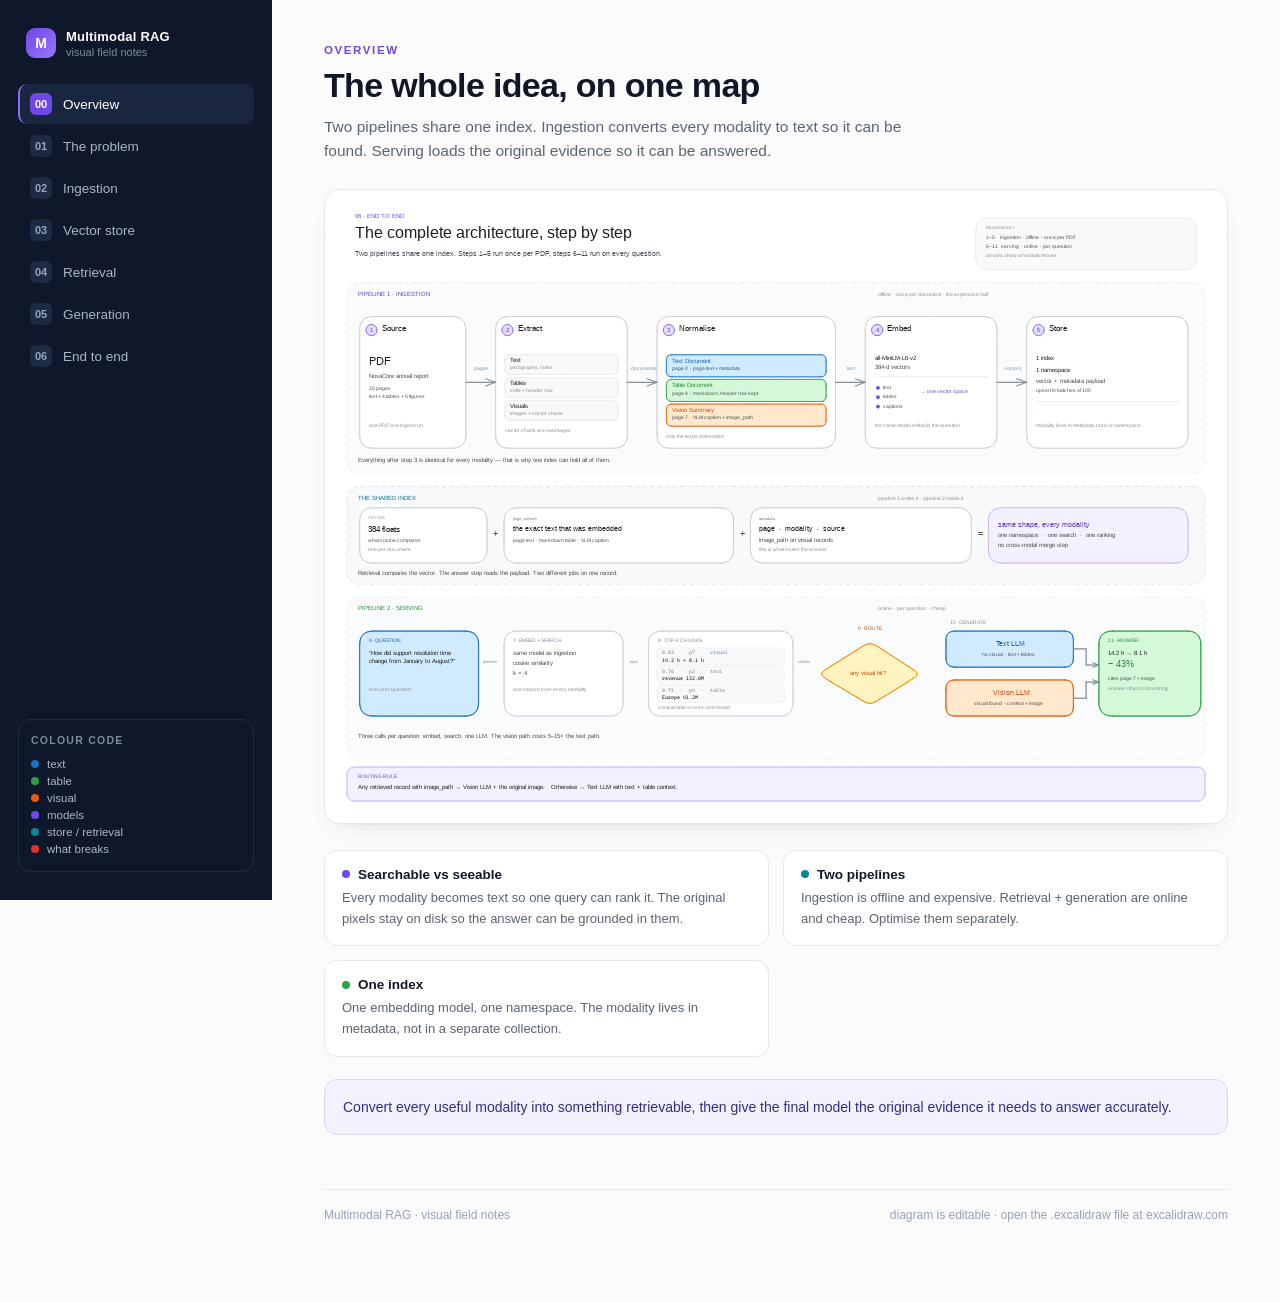
<file: multimodal-RAG/Docs/index.html>
<!DOCTYPE html>
<html lang="en">
<head>
<meta charset="utf-8">
<meta name="viewport" content="width=device-width, initial-scale=1">
<title>Multimodal RAG — Visual Notes</title>
<style>
  :root{
    --ink:#101828; --muted:#5b6472; --soft:#98a2b3;
    --line:#e6e8ec; --bg:#fbfbfc; --card:#ffffff;
    --purple:#7048e8; --blue:#1971c2; --green:#2f9e44;
    --orange:#e8590c; --cyan:#0c8599; --red:#e03131; --amber:#f08c00;
  }
  *{box-sizing:border-box}
  html,body{margin:0;padding:0}
  body{
    font-family:-apple-system,BlinkMacSystemFont,"Segoe UI",Inter,Roboto,Helvetica,Arial,sans-serif;
    color:var(--ink); background:var(--bg); -webkit-font-smoothing:antialiased;
    display:flex; min-height:100vh;
  }

  /* ---------- sidebar ---------- */
  aside{
    width:272px; flex:0 0 272px; background:#0f172a; color:#cbd5e1;
    position:sticky; top:0; height:100vh; padding:28px 18px;
    display:flex; flex-direction:column; gap:26px; overflow:auto;
  }
  .brand{display:flex; align-items:center; gap:10px; padding:0 8px}
  .brand-mark{
    width:30px;height:30px;border-radius:9px;background:linear-gradient(135deg,#7048e8,#9775fa);
    display:grid;place-items:center;color:#fff;font-weight:700;font-size:14px;
  }
  .brand-t{font-size:13px;font-weight:650;color:#fff;letter-spacing:.2px}
  .brand-s{font-size:11px;color:#7c8aa0;margin-top:2px}
  nav{display:flex;flex-direction:column;gap:2px}
  nav button{
    all:unset; cursor:pointer; display:flex; align-items:center; gap:11px;
    padding:9px 10px; border-radius:9px; font-size:13.5px; color:#aab6c8;
    border-left:2px solid transparent; transition:background .15s,color .15s;
  }
  nav button:hover{background:#182338; color:#e8eef8}
  nav button.active{background:#1a2540; color:#fff; border-left-color:#8b6cf5}
  nav .n{
    width:22px;height:22px;border-radius:6px;background:#1e2a44;color:#93a4bd;
    display:grid;place-items:center;font-size:11px;font-weight:600;flex:0 0 22px;
  }
  nav button.active .n{background:#7048e8;color:#fff}
  .legend{margin-top:auto; padding:14px 12px; border:1px solid #1f2b42; border-radius:12px}
  .legend h4{margin:0 0 9px; font-size:10.5px; letter-spacing:.12em; color:#7c8aa0; font-weight:600}
  .legend div{display:flex; align-items:center; gap:8px; font-size:11.5px; color:#aab6c8; padding:2.5px 0}
  .legend i{width:8px;height:8px;border-radius:50%;display:block}

  /* ---------- main ---------- */
  main{flex:1; min-width:0; padding:44px 52px 80px; max-width:1280px}
  .kicker{font-size:11.5px; font-weight:700; letter-spacing:.14em; text-transform:uppercase; margin-bottom:10px}
  h1{font-size:34px; line-height:1.15; letter-spacing:-.02em; margin:0 0 10px; font-weight:680}
  .sub{font-size:15.5px; color:var(--muted); margin:0 0 26px; max-width:70ch; line-height:1.55}

  .figure{
    background:var(--card); border:1px solid var(--line); border-radius:16px;
    padding:10px; box-shadow:0 1px 2px rgba(16,24,40,.04), 0 12px 28px -18px rgba(16,24,40,.18);
    cursor:zoom-in; position:relative; transition:box-shadow .2s, transform .2s;
  }
  .figure:hover{box-shadow:0 1px 2px rgba(16,24,40,.05), 0 20px 40px -22px rgba(16,24,40,.28)}
  .figure img{width:100%; height:auto; display:block; border-radius:9px}
  .zoom-hint{
    position:absolute; right:16px; bottom:16px; background:rgba(16,24,40,.82); color:#fff;
    font-size:11px; padding:5px 9px; border-radius:7px; opacity:0; transition:opacity .2s; pointer-events:none;
  }
  .figure:hover .zoom-hint{opacity:1}

  .grid{display:grid; grid-template-columns:repeat(2,minmax(0,1fr)); gap:14px; margin-top:26px}
  .grid.three{grid-template-columns:repeat(3,minmax(0,1fr))}
  .card{
    background:var(--card); border:1px solid var(--line); border-radius:13px; padding:16px 17px;
  }
  .card h3{margin:0 0 6px; font-size:13.5px; font-weight:650; display:flex; align-items:center; gap:8px}
  .card h3 i{width:8px;height:8px;border-radius:50%;display:block;flex:0 0 8px}
  .card p{margin:0; font-size:13px; line-height:1.6; color:var(--muted)}

  .callout{
    margin-top:22px; padding:16px 18px; border-radius:13px;
    background:#f4f1ff; border:1px solid #ddd2ff; font-size:14px; line-height:1.6; color:#312e81;
  }
  .callout b{font-weight:650}
  .callout.warn{background:#fff7ed; border-color:#fed7aa; color:#7c2d12}

  .steps{display:flex; flex-direction:column; gap:10px; margin-top:26px}
  .step{display:grid; grid-template-columns:30px 1fr auto; gap:14px; align-items:center;
        background:var(--card); border:1px solid var(--line); border-radius:12px; padding:13px 16px}
  .step .num{width:26px;height:26px;border-radius:8px;background:#f2f4f7;color:var(--muted);
             display:grid;place-items:center;font-size:12px;font-weight:650}
  .step .t{font-size:13.5px;font-weight:600}
  .step .d{font-size:12.5px;color:var(--muted);margin-top:2px}
  .step .tag{font-size:11px;color:var(--soft);white-space:nowrap}

  /* router demo */
  .router{margin-top:26px; background:var(--card); border:1px solid var(--line); border-radius:16px; padding:20px}
  .router h3{margin:0 0 4px; font-size:14px; font-weight:650}
  .router p.hint{margin:0 0 16px; font-size:12.5px; color:var(--muted)}
  .seg{display:inline-flex; background:#f2f4f7; border-radius:10px; padding:3px; gap:3px}
  .seg button{all:unset; cursor:pointer; font-size:12.5px; padding:7px 14px; border-radius:8px; color:var(--muted)}
  .seg button.on{background:#fff; color:var(--ink); box-shadow:0 1px 3px rgba(16,24,40,.12); font-weight:600}
  .route-row{display:grid; grid-template-columns:1fr 44px 1fr; gap:12px; align-items:center; margin-top:18px}
  .node{border:1px solid var(--line); border-radius:12px; padding:14px 16px; opacity:.35; transition:.2s; background:#fff}
  .node.on{opacity:1; border-color:#d0bfff; background:#faf8ff; box-shadow:0 8px 24px -16px rgba(112,72,232,.5)}
  .node .lbl{font-size:11px; color:var(--soft); letter-spacing:.08em; text-transform:uppercase; margin-bottom:5px}
  .node .nm{font-size:14px; font-weight:650}
  .node .ds{font-size:12px; color:var(--muted); margin-top:4px}
  .arrow{color:#c3cad6; text-align:center; font-size:18px}
  .route-out{margin-top:14px; font-size:13px; color:var(--muted)}
  .route-out b{color:var(--ink)}

  footer{margin-top:54px; padding-top:18px; border-top:1px solid var(--line); font-size:12px; color:var(--soft); display:flex; justify-content:space-between; gap:16px; flex-wrap:wrap}

  /* lightbox */
  .lb{position:fixed; inset:0; background:rgba(9,13,22,.92); display:none; z-index:50; overflow:hidden}
  .lb.open{display:block}
  .lb img{position:absolute; left:50%; top:50%; transform-origin:center; cursor:grab; user-select:none; max-width:none; background:#fff; border-radius:6px}
  .lb img.drag{cursor:grabbing}
  .lb-bar{position:absolute; top:16px; right:16px; display:flex; gap:8px; z-index:2}
  .lb-bar button{
    all:unset; cursor:pointer; width:34px;height:34px;border-radius:9px;background:rgba(255,255,255,.12);
    color:#fff; display:grid; place-items:center; font-size:15px; backdrop-filter:blur(6px);
  }
  .lb-bar button:hover{background:rgba(255,255,255,.22)}
  .lb-tip{position:absolute; bottom:18px; left:0; right:0; text-align:center; color:#8b96a8; font-size:11.5px}

  @media (max-width:980px){
    body{flex-direction:column}
    aside{width:auto; flex:none; height:auto; position:relative; padding:16px}
    nav{flex-direction:row; overflow:auto; gap:6px}
    nav button{white-space:nowrap; border-left:none; border-bottom:2px solid transparent}
    nav button.active{border-left:none; border-bottom-color:#8b6cf5}
    .legend{display:none}
    main{padding:28px 20px 60px}
    h1{font-size:26px}
    .grid,.grid.three{grid-template-columns:1fr}
    .route-row{grid-template-columns:1fr}
    .arrow{transform:rotate(90deg)}
  }
</style>
</head>
<body>

<aside>
  <div class="brand">
    <div class="brand-mark">M</div>
    <div>
      <div class="brand-t">Multimodal RAG</div>
      <div class="brand-s">visual field notes</div>
    </div>
  </div>
  <nav id="nav"></nav>
  <div class="legend">
    <h4>COLOUR CODE</h4>
    <div><i style="background:#1971c2"></i> text</div>
    <div><i style="background:#2f9e44"></i> table</div>
    <div><i style="background:#e8590c"></i> visual</div>
    <div><i style="background:#7048e8"></i> models</div>
    <div><i style="background:#0c8599"></i> store / retrieval</div>
    <div><i style="background:#e03131"></i> what breaks</div>
  </div>
</aside>

<main id="main"></main>

<div class="lb" id="lb">
  <div class="lb-bar">
    <button id="zo" title="Zoom out">−</button>
    <button id="zi" title="Zoom in">+</button>
    <button id="zr" title="Reset">⟲</button>
    <button id="zc" title="Close">✕</button>
  </div>
  <img id="lbimg" alt="">
  <div class="lb-tip">scroll to zoom · drag to pan · esc to close</div>
</div>

<script>
const SECTIONS = [
  {
    id: "overview", n: "00", kicker: "OVERVIEW", color: "#7048e8",
    title: "The whole idea, on one map",
    sub: "Two pipelines share one index. Ingestion converts every modality to text so it can be found. Serving loads the original evidence so it can be answered.",
    img: "diagrams/06-end-to-end.svg",
    cards: [
      ["#7048e8", "Searchable vs seeable", "Every modality becomes text so one query can rank it. The original pixels stay on disk so the answer can be grounded in them."],
      ["#0c8599", "Two pipelines", "Ingestion is offline and expensive. Retrieval + generation are online and cheap. Optimise them separately."],
      ["#2f9e44", "One index", "One embedding model, one namespace. The modality lives in metadata, not in a separate collection."]
    ],
    callout: "Convert every useful modality into something retrievable, then give the final model the original evidence it needs to answer accurately."
  },
  {
    id: "problem", n: "01", kicker: "THE PROBLEM", color: "#e03131",
    title: "A real PDF is not just text",
    sub: "Four modalities share the page. Text extraction keeps one of them — and the other three disappear without an error.",
    img: "diagrams/01-the-problem.svg",
    cards: [
      ["#1971c2", "Text survives", "Policies, summaries, notes: the full text comes out cleanly. Plain RAG is fine for this part."],
      ["#2f9e44", "Tables get flattened", "Cells are concatenated left to right, so headers, units and row/column relationships are lost."],
      ["#e8590c", "Images vanish", "Pixels are never read. A photo of a facility or a product cannot be retrieved by meaning."],
      ["#7048e8", "Charts vanish", "The answer is a point on a line. If it is not written in a paragraph, it does not exist for the index."]
    ],
    callout: "None of this throws an error. Ingestion succeeds, retrieval succeeds, and the model answers confidently from the wrong evidence.",
    warn: true
  },
  {
    id: "ingestion", n: "02", kicker: "INGESTION", color: "#7048e8",
    title: "Step 1 — the ingestion pipeline",
    sub: "One PDF in, three modality-aware documents out. Everything after normalisation is identical for every modality.",
    img: "diagrams/02-ingestion-pipeline.svg",
    steps: [
      ["1", "Extract", "Text blocks, tables and images, page by page", "PyMuPDF"],
      ["2", "Normalise", "Text stays text, tables become markdown, images become a VLM summary", "LangChain Document"],
      ["3", "Embed", "One text embedding model for all three", "MiniLM · 384-d"],
      ["4", "Store", "Vector + metadata in one namespace", "Pinecone"]
    ],
    cards: [
      ["#1971c2", "The summary is the index", "Only the VLM-written summary is embedded. The image itself is never vectorised."],
      ["#e8590c", "Keep the original", "The image path travels in metadata. Search the summary, answer with the pixels."],
      ["#e03131", "The vector-chart trap", "Charts are often vector drawings, not embedded images — a naive image pass silently misses them."]
    ],
    callout: "Metadata contract: source · page · modality · image_path. If modality or image_path is missing, the vision route silently never fires."
  },
  {
    id: "store", n: "03", kicker: "VECTOR STORE", color: "#0c8599",
    title: "What actually goes into Pinecone",
    sub: "Same embedding model, same namespace. What differs is only the text that was embedded.",
    img: "diagrams/03-vector-store.svg",
    cards: [
      ["#1971c2", "Text record", "The page's prose. Metadata: page, modality, source."],
      ["#2f9e44", "Table record", "The table as markdown, so the header stays attached to the cells."],
      ["#e8590c", "Visual record", "The factual summary + the image path. The path is what makes vision possible."],
      ["#0c8599", "One namespace", "One search ranks text, tables and charts together. Split only when modalities need different models."]
    ],
    callout: "A chart is not a photo. An image encoder matches “a line chart”; a factual text summary matches “revenue peaked in Q4”."
  },
  {
    id: "retrieval", n: "04", kicker: "RETRIEVAL", color: "#0c8599",
    title: "Step 2 — retrieval in action",
    sub: "The query never touches an image. It matches a summary, then the original is loaded.",
    img: "diagrams/04-retrieval.svg",
    cards: [
      ["#0c8599", "Match", "Question is embedded with the same model and compared to every record by cosine similarity."],
      ["#e8590c", "Inspect", "The hit carries modality and image path. That is the entire routing signal."],
      ["#f08c00", "Load", "For a visual hit, read the original image from disk. No pixels, no chart answer."],
      ["#2f9e44", "Answer", "The VLM reads values directly from the image; the text path answers from text and tables."]
    ],
    callout: "k = 4 beats k = 20. More context dilutes attention; retrieve a wide pool, rerank, then send only the top 4."
  },
  {
    id: "generation", n: "05", kicker: "GENERATION", color: "#7048e8",
    title: "Step 3 — keep routing simple",
    sub: "No graph framework. Check the metadata, pick a model, answer. Try it below.",
    img: "diagrams/05-generation-routing.svg",
    router: true,
    callout: "The presence of an image path is a perfect proxy for “this question may need pixels”. Routing decides what you send, not which vendor you call."
  },
  {
    id: "end", n: "06", kicker: "END TO END", color: "#2f9e44",
    title: "Build it in this order",
    sub: "Each stage is testable on its own, so failures stay local. Do not skip straight to the vision route.",
    img: "diagrams/06-end-to-end.svg",
    steps: [
      ["1", "PDF → text documents", "Print three documents and see real prose", "prove it"],
      ["2", "Text-only RAG, end to end", "Ask a question the text answers", "prove it"],
      ["3", "Tables → markdown", "Ask which region is highest", "prove it"],
      ["4", "Images → VLM summaries", "Ask a question only a figure answers", "prove it"],
      ["5", "Image path in metadata", "Retrieve the figure and open the file", "prove it"],
      ["6", "Vision route", "The answer quotes a number only in the chart", "prove it"]
    ],
    callout: "If plain text RAG does not work, multimodal will not fix it — it will hide it."
  }
];

const nav = document.getElementById("nav");
const main = document.getElementById("main");

SECTIONS.forEach((s, i) => {
  const b = document.createElement("button");
  b.innerHTML = `<span class="n">${s.n}</span><span>${s.kicker.charAt(0) + s.kicker.slice(1).toLowerCase()}</span>`;
  b.onclick = () => go(i);
  b.dataset.i = i;
  nav.appendChild(b);
});

function render(s) {
  let html = `
    <div class="kicker" style="color:${s.color}">${s.kicker}</div>
    <h1>${s.title}</h1>
    <p class="sub">${s.sub}</p>
    <div class="figure" data-src="${s.img}">
      <img src="${s.img}" alt="${s.title}">
      <span class="zoom-hint">click to zoom</span>
    </div>`;

  if (s.steps) {
    html += `<div class="steps">` + s.steps.map(([n, t, d, tag]) => `
      <div class="step">
        <div class="num">${n}</div>
        <div><div class="t">${t}</div><div class="d">${d}</div></div>
        <div class="tag">${tag}</div>
      </div>`).join("") + `</div>`;
  }

  if (s.router) {
    html += `
      <div class="router">
        <h3>Route simulator</h3>
        <p class="hint">What did retrieval return?</p>
        <div class="seg">
          <button data-mode="text" class="on">text + table only</button>
          <button data-mode="visual">a visual hit</button>
        </div>
        <div class="route-row">
          <div class="node on" id="ntext">
            <div class="lbl">route A</div>
            <div class="nm">Text LLM</div>
            <div class="ds">text + table context</div>
          </div>
          <div class="arrow">→</div>
          <div class="node" id="nvis">
            <div class="lbl">route B</div>
            <div class="nm">Vision LLM</div>
            <div class="ds">context + original images</div>
          </div>
        </div>
        <div class="route-out" id="rout"></div>
      </div>`;
  }

  if (s.cards) {
    html += `<div class="grid${s.cards.length === 4 ? "" : ""}">` + s.cards.map(([c, t, d]) => `
      <div class="card">
        <h3><i style="background:${c}"></i>${t}</h3>
        <p>${d}</p>
      </div>`).join("") + `</div>`;
  }

  if (s.callout) {
    html += `<div class="callout${s.warn ? " warn" : ""}">${s.callout}</div>`;
  }

  html += `<footer>
      <span>Multimodal RAG · visual field notes</span>
      <span>diagram is editable · open the .excalidraw file at excalidraw.com</span>
    </footer>`;

  main.innerHTML = html;

  main.querySelector(".figure").onclick = e => openLb(e.currentTarget.dataset.src);

  if (s.router) {
    const set = mode => {
      const vis = mode === "visual";
      document.getElementById("ntext").classList.toggle("on", !vis);
      document.getElementById("nvis").classList.toggle("on", vis);
      document.querySelectorAll(".seg button").forEach(b => b.classList.toggle("on", b.dataset.mode === mode));
      document.getElementById("rout").innerHTML = vis
        ? `<b>Vision path.</b> Load the original image from the hit's path and send it with the context. The answer may quote values that exist only in the chart.`
        : `<b>Text path.</b> Send text and markdown tables only. Cheaper, and correct whenever the evidence is written down.`;
    };
    document.querySelectorAll(".seg button").forEach(b => b.onclick = () => set(b.dataset.mode));
    set("text");
  }
}

let current = 0;
function go(i) {
  current = (i + SECTIONS.length) % SECTIONS.length;
  document.querySelectorAll("nav button").forEach((b, j) => b.classList.toggle("active", j === current));
  render(SECTIONS[current]);
  window.scrollTo({ top: 0, behavior: "smooth" });
}

/* lightbox */
const lb = document.getElementById("lb");
const lbimg = document.getElementById("lbimg");
let sc = 1, tx = 0, ty = 0, drag = null;

function apply() {
  lbimg.style.transform = `translate(-50%,-50%) translate(${tx}px,${ty}px) scale(${sc})`;
}
function openLb(src) {
  lbimg.src = src;
  sc = 1; tx = 0; ty = 0; apply();
  lb.classList.add("open");
}
function closeLb() { lb.classList.remove("open"); lbimg.src = ""; }

document.getElementById("zi").onclick = () => { sc = Math.min(6, sc * 1.25); apply(); };
document.getElementById("zo").onclick = () => { sc = Math.max(0.4, sc / 1.25); apply(); };
document.getElementById("zr").onclick = () => { sc = 1; tx = 0; ty = 0; apply(); };
document.getElementById("zc").onclick = closeLb;
lb.addEventListener("click", e => { if (e.target === lb) closeLb(); });

lb.addEventListener("wheel", e => {
  e.preventDefault();
  sc = Math.min(6, Math.max(0.4, sc * Math.exp(-e.deltaY * 0.0015)));
  apply();
}, { passive: false });

lbimg.addEventListener("mousedown", e => {
  drag = { x: e.clientX - tx, y: e.clientY - ty };
  lbimg.classList.add("drag");
  e.preventDefault();
});
window.addEventListener("mousemove", e => {
  if (!drag) return;
  tx = e.clientX - drag.x; ty = e.clientY - drag.y; apply();
});
window.addEventListener("mouseup", () => { drag = null; lbimg.classList.remove("drag"); });

document.addEventListener("keydown", e => {
  if (e.key === "Escape") closeLb();
  if (lb.classList.contains("open")) return;
  if (e.key === "ArrowRight") go(current + 1);
  if (e.key === "ArrowLeft") go(current - 1);
});

go(0);
</script>
</body>
</html>
</file>
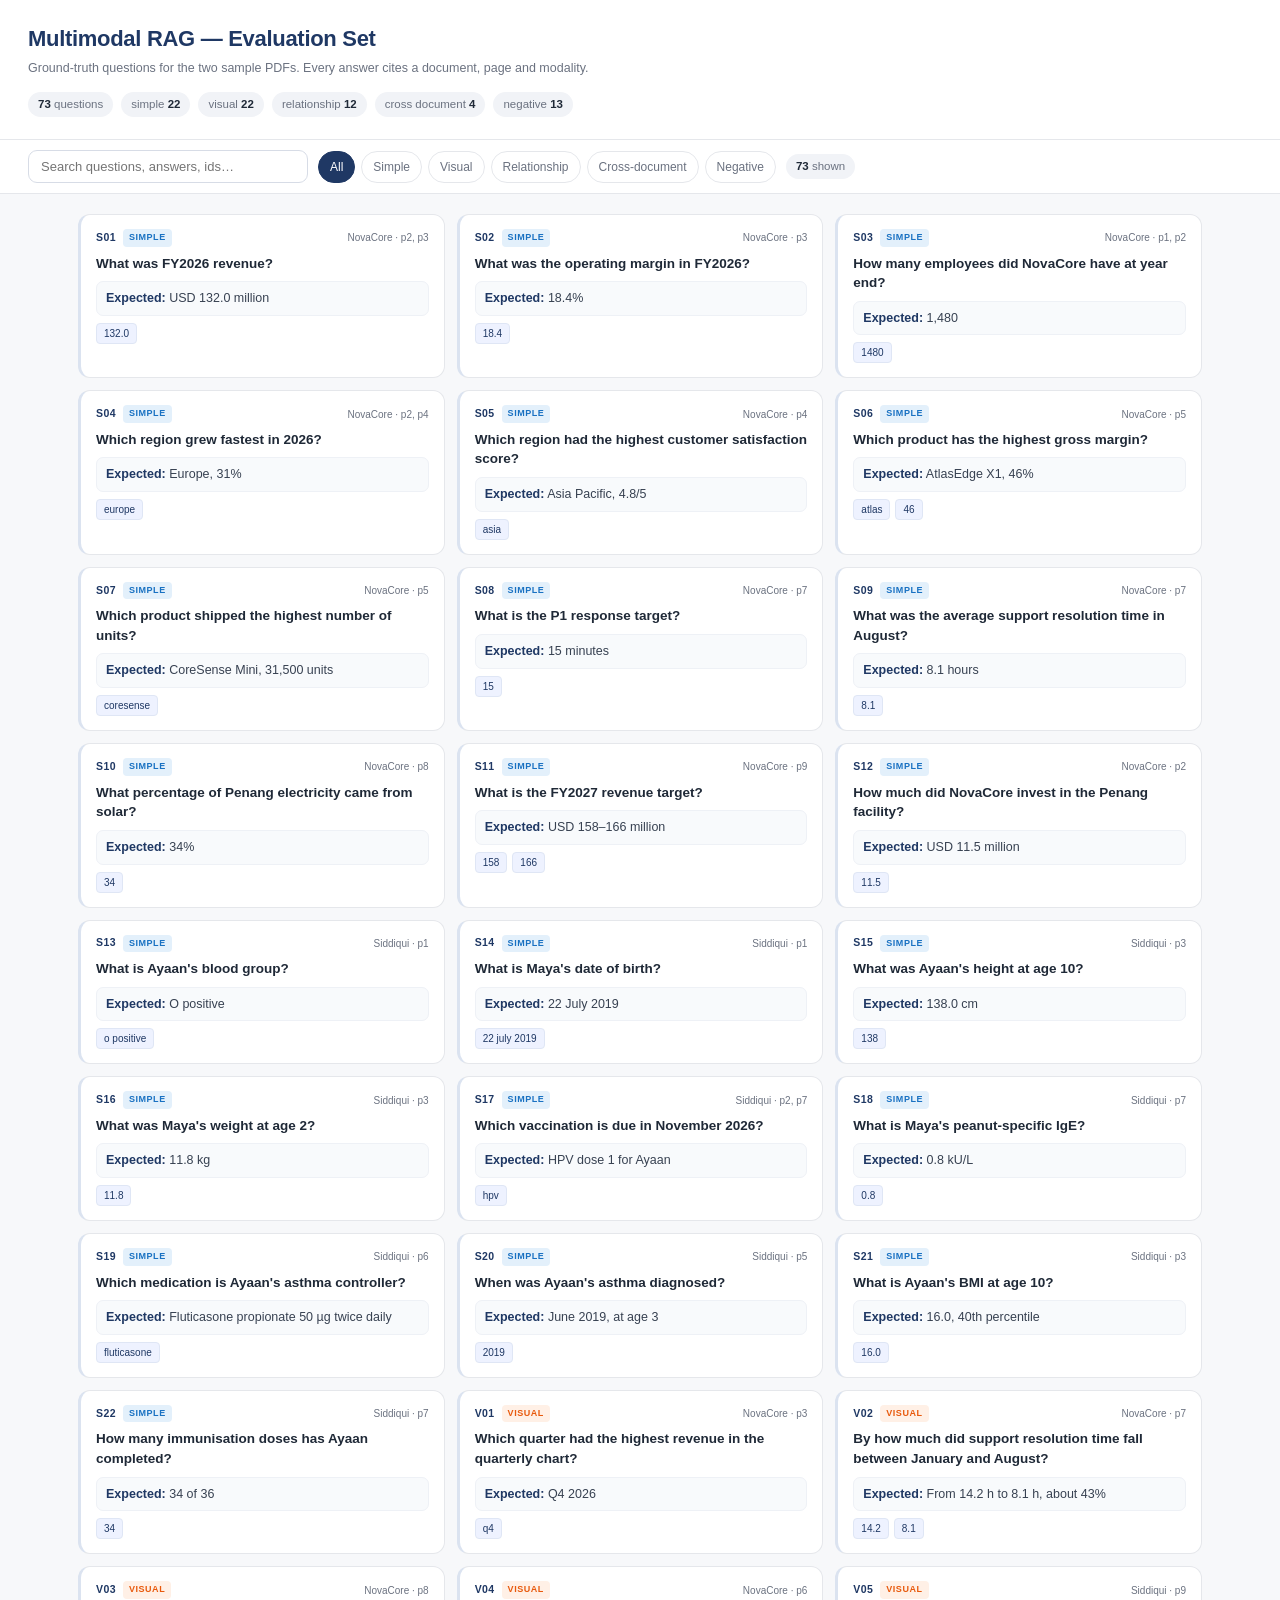
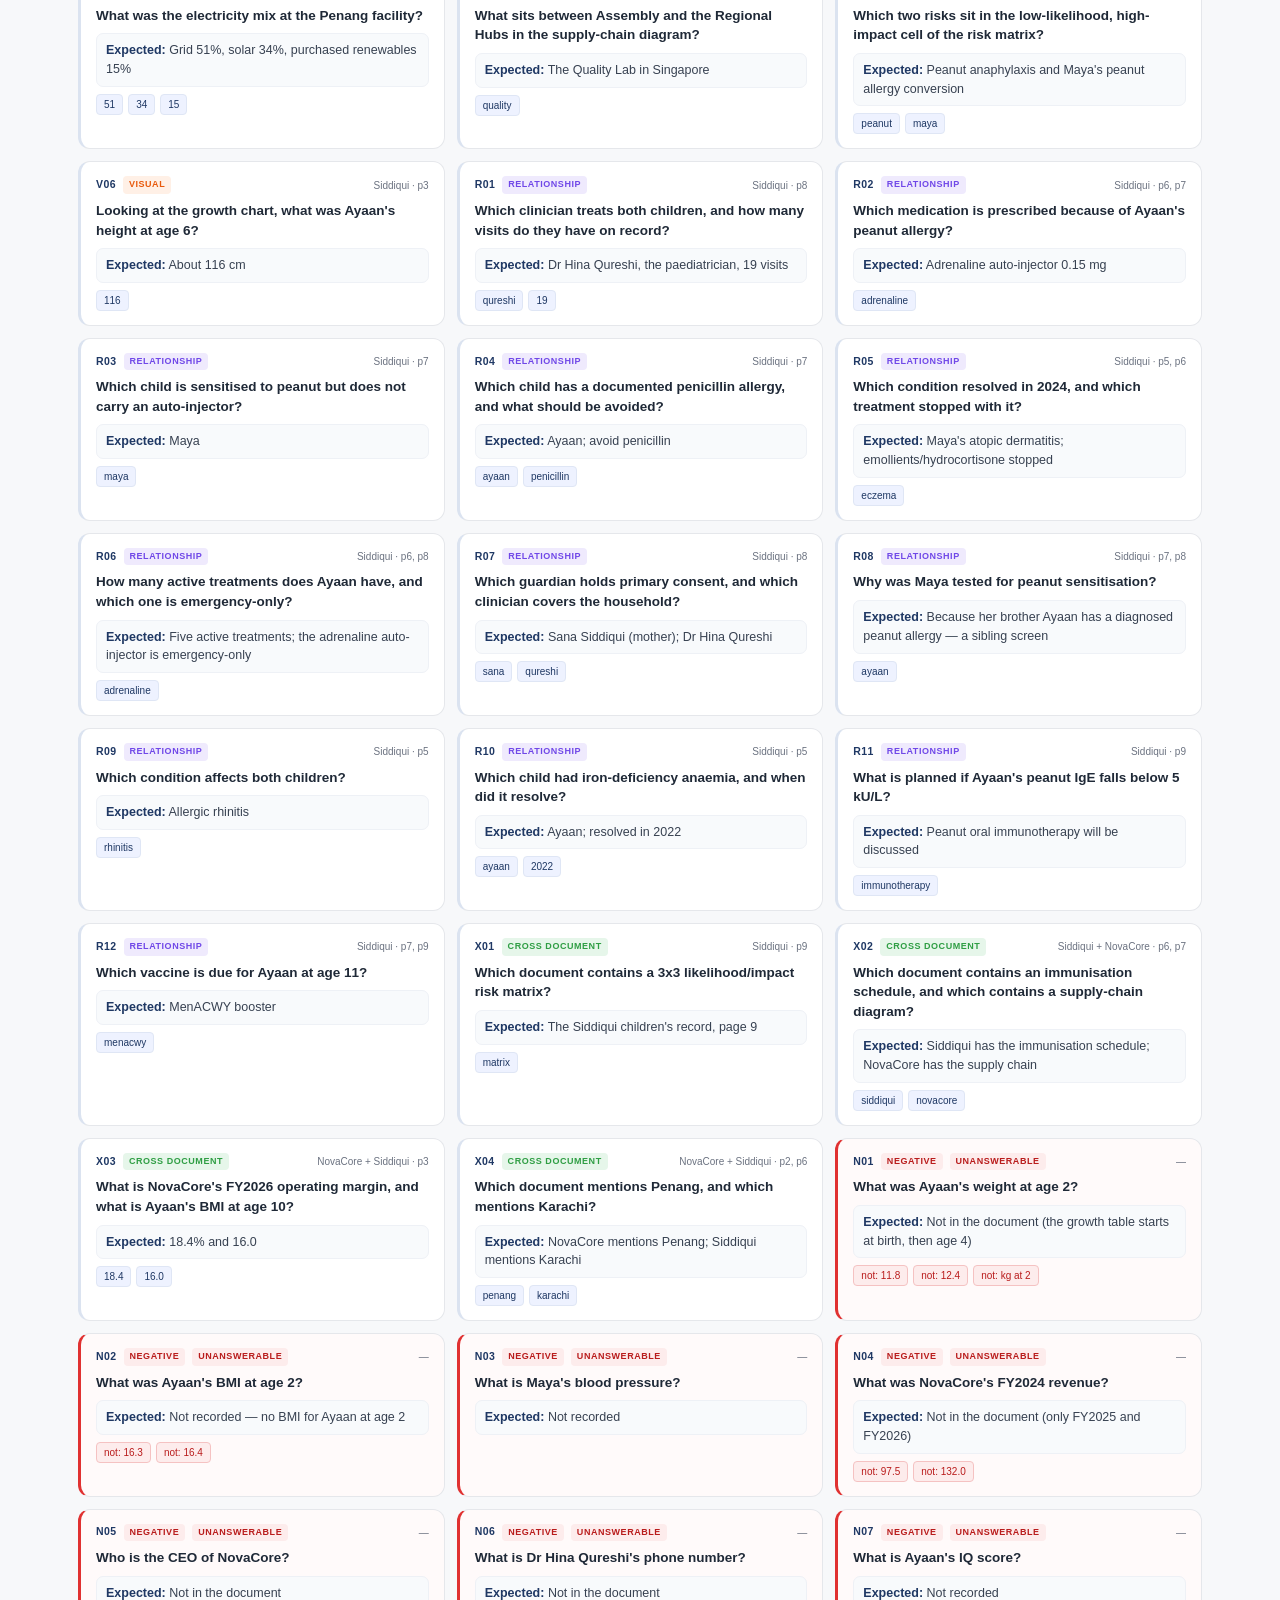
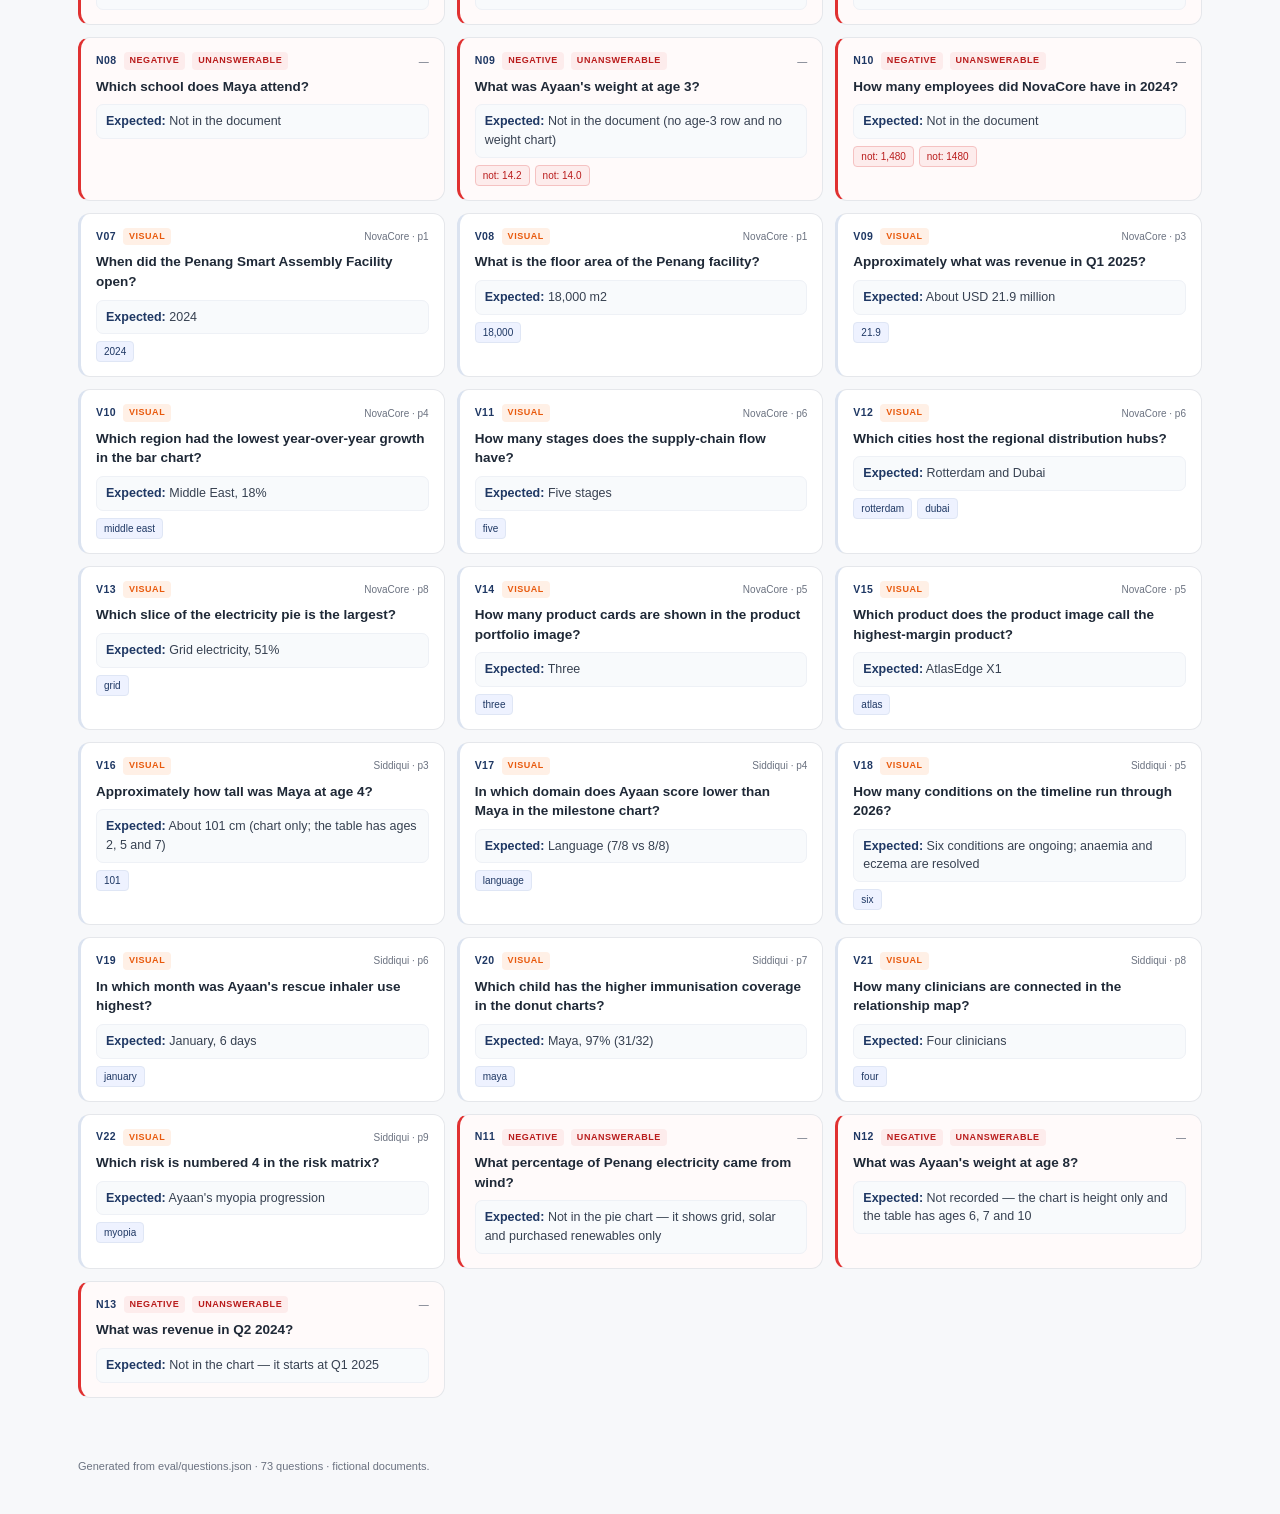
<file: multimodal-RAG/eval/questions.html>
<!DOCTYPE html>
<html lang="en"><head><meta charset="utf-8">
<meta name="viewport" content="width=device-width,initial-scale=1">
<title>Multimodal RAG — Evaluation Set</title>
<style>
:root{--navy:#1F3864;--teal:#2F7D6D;--ink:#1f2937;--muted:#6b7280;--line:#e5e7eb;--bg:#f7f8fa;
--blue:#1971c2;--green:#2f9e44;--orange:#e8590c;--red:#b91c1c;--purple:#7048e8}
*{box-sizing:border-box}body{margin:0;font-family:-apple-system,BlinkMacSystemFont,"Segoe UI",Inter,Helvetica,Arial,sans-serif;
background:var(--bg);color:var(--ink);font-size:14px;line-height:1.5}
header{background:#fff;border-bottom:1px solid var(--line);padding:22px 28px}
h1{margin:0;font-size:22px;color:var(--navy);font-weight:650;letter-spacing:-.3px}
.sub{color:var(--muted);font-size:12.5px;margin-top:4px}
.counts{display:flex;gap:8px;flex-wrap:wrap;margin-top:14px}
.count{font-size:11.5px;padding:4px 10px;border-radius:20px;background:#f1f3f7;color:var(--muted)}
.count b{color:var(--ink)}
.toolbar{position:sticky;top:0;z-index:5;background:rgba(255,255,255,.94);backdrop-filter:blur(8px);
border-bottom:1px solid var(--line);padding:10px 28px;display:flex;gap:10px;align-items:center;flex-wrap:wrap}
input[type=search]{border:1px solid #d7dce6;border-radius:9px;padding:8px 12px;font-size:13px;width:280px;outline:none}
input[type=search]:focus{border-color:var(--teal);box-shadow:0 0 0 3px rgba(47,125,109,.12)}
.filters{display:flex;gap:6px;flex-wrap:wrap}
.filters button{all:unset;cursor:pointer;font-size:12px;padding:6px 11px;border-radius:20px;border:1px solid var(--line);background:#fff;color:var(--muted)}
.filters button.active{background:var(--navy);color:#fff;border-color:var(--navy)}
main{padding:20px 28px 60px;max-width:1180px;margin:0 auto}
.grid{display:grid;grid-template-columns:repeat(auto-fill,minmax(340px,1fr));gap:12px}
.q{background:#fff;border:1px solid var(--line);border-radius:12px;padding:14px 15px;border-left:3px solid #dbe3f0}
.q.negative{border-left-color:#e03131;background:#fffafa}
.q-top{display:flex;align-items:center;gap:7px;font-size:10.5px;color:var(--muted);margin-bottom:7px;flex-wrap:wrap}
.id{font-weight:700;color:var(--navy);letter-spacing:.04em}
.cat{text-transform:uppercase;letter-spacing:.06em;font-weight:700;padding:2px 6px;border-radius:4px;font-size:9px}
.cat.simple{background:#e3f0fb;color:var(--blue)}
.cat.visual{background:#fff0e6;color:var(--orange)}
.cat.relationship{background:#efeafd;color:var(--purple)}
.cat.cross_document{background:#e6f6ea;color:var(--green)}
.cat.negative{background:#fdecec;color:var(--red)}
.meta{margin-left:auto;font-size:10px;color:var(--muted)}
.q h3{margin:0 0 8px;font-size:13.5px;font-weight:600;line-height:1.45}
.ans{font-size:12.5px;color:#374151;background:#f8fafc;border:1px solid #eef1f6;border-radius:7px;padding:7px 9px}
.ans b{color:var(--navy);font-weight:600}
.chips{display:flex;gap:5px;flex-wrap:wrap;margin-top:7px}
.chip{font-size:10px;padding:2px 7px;border-radius:4px;background:#eef2ff;color:var(--navy);border:1px solid #dfe6f5}
.chip.mustnot{background:#fdecec;color:var(--red);border-color:#f5c2c2}
.empty{color:var(--muted);padding:30px 0}
footer{color:var(--muted);font-size:11px;padding:0 28px 40px;max-width:1180px;margin:0 auto}
@media print{header,.toolbar{position:static}.q{break-inside:avoid}}
</style></head><body>
<header>
  <h1>Multimodal RAG — Evaluation Set</h1>
  <div class="sub">Ground-truth questions for the two sample PDFs. Every answer cites a document, page and modality.</div>
  <div class="counts" id="counts"></div>
</header>
<div class="toolbar">
  <input type="search" id="q" placeholder="Search questions, answers, ids…">
  <div class="filters" id="filters">
    <button data-cat="" class="active">All</button>
    <button data-cat="simple">Simple</button>
    <button data-cat="visual">Visual</button>
    <button data-cat="relationship">Relationship</button>
    <button data-cat="cross_document">Cross-document</button>
    <button data-cat="negative">Negative</button>
  </div>
  <span class="count" id="shown"></span>
</div>
<main><div class="grid" id="grid"></div><div class="empty" id="empty" hidden>No questions match that filter.</div></main>
<footer>Generated from eval/questions.json · 73 questions · fictional documents.</footer>
<script>
const DATA = [{"id": "S01", "category": "simple", "type": "answerable", "question": "What was FY2026 revenue?", "expected_answer": "USD 132.0 million", "must_include": ["132.0"], "expected_docs": ["NovaCore"], "expected_pages": [2, 3]}, {"id": "S02", "category": "simple", "type": "answerable", "question": "What was the operating margin in FY2026?", "expected_answer": "18.4%", "must_include": ["18.4"], "expected_docs": ["NovaCore"], "expected_pages": [3]}, {"id": "S03", "category": "simple", "type": "answerable", "question": "How many employees did NovaCore have at year end?", "expected_answer": "1,480", "must_include": ["1480"], "expected_docs": ["NovaCore"], "expected_pages": [1, 2]}, {"id": "S04", "category": "simple", "type": "answerable", "question": "Which region grew fastest in 2026?", "expected_answer": "Europe, 31%", "must_include": ["europe"], "expected_docs": ["NovaCore"], "expected_pages": [2, 4]}, {"id": "S05", "category": "simple", "type": "answerable", "question": "Which region had the highest customer satisfaction score?", "expected_answer": "Asia Pacific, 4.8/5", "must_include": ["asia"], "expected_docs": ["NovaCore"], "expected_pages": [4]}, {"id": "S06", "category": "simple", "type": "answerable", "question": "Which product has the highest gross margin?", "expected_answer": "AtlasEdge X1, 46%", "must_include": ["atlas", "46"], "expected_docs": ["NovaCore"], "expected_pages": [5]}, {"id": "S07", "category": "simple", "type": "answerable", "question": "Which product shipped the highest number of units?", "expected_answer": "CoreSense Mini, 31,500 units", "must_include": ["coresense"], "expected_docs": ["NovaCore"], "expected_pages": [5]}, {"id": "S08", "category": "simple", "type": "answerable", "question": "What is the P1 response target?", "expected_answer": "15 minutes", "must_include": ["15"], "expected_docs": ["NovaCore"], "expected_pages": [7]}, {"id": "S09", "category": "simple", "type": "answerable", "question": "What was the average support resolution time in August?", "expected_answer": "8.1 hours", "must_include": ["8.1"], "expected_docs": ["NovaCore"], "expected_pages": [7]}, {"id": "S10", "category": "simple", "type": "answerable", "question": "What percentage of Penang electricity came from solar?", "expected_answer": "34%", "must_include": ["34"], "expected_docs": ["NovaCore"], "expected_pages": [8]}, {"id": "S11", "category": "simple", "type": "answerable", "question": "What is the FY2027 revenue target?", "expected_answer": "USD 158–166 million", "must_include": ["158", "166"], "expected_docs": ["NovaCore"], "expected_pages": [9]}, {"id": "S12", "category": "simple", "type": "answerable", "question": "How much did NovaCore invest in the Penang facility?", "expected_answer": "USD 11.5 million", "must_include": ["11.5"], "expected_docs": ["NovaCore"], "expected_pages": [2]}, {"id": "S13", "category": "simple", "type": "answerable", "question": "What is Ayaan's blood group?", "expected_answer": "O positive", "must_include": ["o positive"], "expected_docs": ["Siddiqui"], "expected_pages": [1]}, {"id": "S14", "category": "simple", "type": "answerable", "question": "What is Maya's date of birth?", "expected_answer": "22 July 2019", "must_include": ["22 july 2019"], "expected_docs": ["Siddiqui"], "expected_pages": [1]}, {"id": "S15", "category": "simple", "type": "answerable", "question": "What was Ayaan's height at age 10?", "expected_answer": "138.0 cm", "must_include": ["138"], "expected_docs": ["Siddiqui"], "expected_pages": [3]}, {"id": "S16", "category": "simple", "type": "answerable", "question": "What was Maya's weight at age 2?", "expected_answer": "11.8 kg", "must_include": ["11.8"], "expected_docs": ["Siddiqui"], "expected_pages": [3]}, {"id": "S17", "category": "simple", "type": "answerable", "question": "Which vaccination is due in November 2026?", "expected_answer": "HPV dose 1 for Ayaan", "must_include": ["hpv"], "expected_docs": ["Siddiqui"], "expected_pages": [2, 7]}, {"id": "S18", "category": "simple", "type": "answerable", "question": "What is Maya's peanut-specific IgE?", "expected_answer": "0.8 kU/L", "must_include": ["0.8"], "expected_docs": ["Siddiqui"], "expected_pages": [7]}, {"id": "S19", "category": "simple", "type": "answerable", "question": "Which medication is Ayaan's asthma controller?", "expected_answer": "Fluticasone propionate 50 µg twice daily", "must_include": ["fluticasone"], "expected_docs": ["Siddiqui"], "expected_pages": [6]}, {"id": "S20", "category": "simple", "type": "answerable", "question": "When was Ayaan's asthma diagnosed?", "expected_answer": "June 2019, at age 3", "must_include": ["2019"], "expected_docs": ["Siddiqui"], "expected_pages": [5]}, {"id": "S21", "category": "simple", "type": "answerable", "question": "What is Ayaan's BMI at age 10?", "expected_answer": "16.0, 40th percentile", "must_include": ["16.0"], "expected_docs": ["Siddiqui"], "expected_pages": [3]}, {"id": "S22", "category": "simple", "type": "answerable", "question": "How many immunisation doses has Ayaan completed?", "expected_answer": "34 of 36", "must_include": ["34"], "expected_docs": ["Siddiqui"], "expected_pages": [7]}, {"id": "V01", "category": "visual", "type": "answerable", "question": "Which quarter had the highest revenue in the quarterly chart?", "expected_answer": "Q4 2026", "must_include": ["q4"], "expected_docs": ["NovaCore"], "expected_pages": [3]}, {"id": "V02", "category": "visual", "type": "answerable", "question": "By how much did support resolution time fall between January and August?", "expected_answer": "From 14.2 h to 8.1 h, about 43%", "must_include": ["14.2", "8.1"], "expected_docs": ["NovaCore"], "expected_pages": [7]}, {"id": "V03", "category": "visual", "type": "answerable", "question": "What was the electricity mix at the Penang facility?", "expected_answer": "Grid 51%, solar 34%, purchased renewables 15%", "must_include": ["51", "34", "15"], "expected_docs": ["NovaCore"], "expected_pages": [8]}, {"id": "V04", "category": "visual", "type": "answerable", "question": "What sits between Assembly and the Regional Hubs in the supply-chain diagram?", "expected_answer": "The Quality Lab in Singapore", "must_include": ["quality"], "expected_docs": ["NovaCore"], "expected_pages": [6]}, {"id": "V05", "category": "visual", "type": "answerable", "question": "Which two risks sit in the low-likelihood, high-impact cell of the risk matrix?", "expected_answer": "Peanut anaphylaxis and Maya's peanut allergy conversion", "must_include": ["peanut", "maya"], "expected_docs": ["Siddiqui"], "expected_pages": [9]}, {"id": "V06", "category": "visual", "type": "answerable", "question": "Looking at the growth chart, what was Ayaan's height at age 6?", "expected_answer": "About 116 cm", "must_include": ["116"], "expected_docs": ["Siddiqui"], "expected_pages": [3]}, {"id": "R01", "category": "relationship", "type": "answerable", "question": "Which clinician treats both children, and how many visits do they have on record?", "expected_answer": "Dr Hina Qureshi, the paediatrician, 19 visits", "must_include": ["qureshi", "19"], "expected_docs": ["Siddiqui"], "expected_pages": [8]}, {"id": "R02", "category": "relationship", "type": "answerable", "question": "Which medication is prescribed because of Ayaan's peanut allergy?", "expected_answer": "Adrenaline auto-injector 0.15 mg", "must_include": ["adrenaline"], "expected_docs": ["Siddiqui"], "expected_pages": [6, 7]}, {"id": "R03", "category": "relationship", "type": "answerable", "question": "Which child is sensitised to peanut but does not carry an auto-injector?", "expected_answer": "Maya", "must_include": ["maya"], "expected_docs": ["Siddiqui"], "expected_pages": [7]}, {"id": "R04", "category": "relationship", "type": "answerable", "question": "Which child has a documented penicillin allergy, and what should be avoided?", "expected_answer": "Ayaan; avoid penicillin", "must_include": ["ayaan", "penicillin"], "expected_docs": ["Siddiqui"], "expected_pages": [7]}, {"id": "R05", "category": "relationship", "type": "answerable", "question": "Which condition resolved in 2024, and which treatment stopped with it?", "expected_answer": "Maya's atopic dermatitis; emollients/hydrocortisone stopped", "must_include": ["eczema"], "expected_docs": ["Siddiqui"], "expected_pages": [5, 6]}, {"id": "R06", "category": "relationship", "type": "answerable", "question": "How many active treatments does Ayaan have, and which one is emergency-only?", "expected_answer": "Five active treatments; the adrenaline auto-injector is emergency-only", "must_include": ["adrenaline"], "expected_docs": ["Siddiqui"], "expected_pages": [6, 8]}, {"id": "R07", "category": "relationship", "type": "answerable", "question": "Which guardian holds primary consent, and which clinician covers the household?", "expected_answer": "Sana Siddiqui (mother); Dr Hina Qureshi", "must_include": ["sana", "qureshi"], "expected_docs": ["Siddiqui"], "expected_pages": [8]}, {"id": "R08", "category": "relationship", "type": "answerable", "question": "Why was Maya tested for peanut sensitisation?", "expected_answer": "Because her brother Ayaan has a diagnosed peanut allergy — a sibling screen", "must_include": ["ayaan"], "expected_docs": ["Siddiqui"], "expected_pages": [7, 8]}, {"id": "R09", "category": "relationship", "type": "answerable", "question": "Which condition affects both children?", "expected_answer": "Allergic rhinitis", "must_include": ["rhinitis"], "expected_docs": ["Siddiqui"], "expected_pages": [5]}, {"id": "R10", "category": "relationship", "type": "answerable", "question": "Which child had iron-deficiency anaemia, and when did it resolve?", "expected_answer": "Ayaan; resolved in 2022", "must_include": ["ayaan", "2022"], "expected_docs": ["Siddiqui"], "expected_pages": [5]}, {"id": "R11", "category": "relationship", "type": "answerable", "question": "What is planned if Ayaan's peanut IgE falls below 5 kU/L?", "expected_answer": "Peanut oral immunotherapy will be discussed", "must_include": ["immunotherapy"], "expected_docs": ["Siddiqui"], "expected_pages": [9]}, {"id": "R12", "category": "relationship", "type": "answerable", "question": "Which vaccine is due for Ayaan at age 11?", "expected_answer": "MenACWY booster", "must_include": ["menacwy"], "expected_docs": ["Siddiqui"], "expected_pages": [7, 9]}, {"id": "X01", "category": "cross_document", "type": "answerable", "question": "Which document contains a 3x3 likelihood/impact risk matrix?", "expected_answer": "The Siddiqui children's record, page 9", "must_include": ["matrix"], "expected_docs": ["Siddiqui"], "expected_pages": [9]}, {"id": "X02", "category": "cross_document", "type": "answerable", "question": "Which document contains an immunisation schedule, and which contains a supply-chain diagram?", "expected_answer": "Siddiqui has the immunisation schedule; NovaCore has the supply chain", "must_include": ["siddiqui", "novacore"], "expected_docs": ["Siddiqui", "NovaCore"], "expected_pages": [6, 7]}, {"id": "X03", "category": "cross_document", "type": "answerable", "question": "What is NovaCore's FY2026 operating margin, and what is Ayaan's BMI at age 10?", "expected_answer": "18.4% and 16.0", "must_include": ["18.4", "16.0"], "expected_docs": ["NovaCore", "Siddiqui"], "expected_pages": [3]}, {"id": "X04", "category": "cross_document", "type": "answerable", "question": "Which document mentions Penang, and which mentions Karachi?", "expected_answer": "NovaCore mentions Penang; Siddiqui mentions Karachi", "must_include": ["penang", "karachi"], "expected_docs": ["NovaCore", "Siddiqui"], "expected_pages": [2, 6]}, {"id": "N01", "category": "negative", "type": "unanswerable", "question": "What was Ayaan's weight at age 2?", "expected_answer": "Not in the document (the growth table starts at birth, then age 4)", "must_include": [], "must_not_include": ["11.8", "12.4", "kg at 2"], "expected_docs": [], "expected_pages": []}, {"id": "N02", "category": "negative", "type": "unanswerable", "question": "What was Ayaan's BMI at age 2?", "expected_answer": "Not recorded — no BMI for Ayaan at age 2", "must_include": [], "must_not_include": ["16.3", "16.4"], "expected_docs": [], "expected_pages": []}, {"id": "N03", "category": "negative", "type": "unanswerable", "question": "What is Maya's blood pressure?", "expected_answer": "Not recorded", "must_include": [], "must_not_include": [], "expected_docs": [], "expected_pages": []}, {"id": "N04", "category": "negative", "type": "unanswerable", "question": "What was NovaCore's FY2024 revenue?", "expected_answer": "Not in the document (only FY2025 and FY2026)", "must_include": [], "must_not_include": ["97.5", "132.0"], "expected_docs": [], "expected_pages": []}, {"id": "N05", "category": "negative", "type": "unanswerable", "question": "Who is the CEO of NovaCore?", "expected_answer": "Not in the document", "must_include": [], "must_not_include": [], "expected_docs": [], "expected_pages": []}, {"id": "N06", "category": "negative", "type": "unanswerable", "question": "What is Dr Hina Qureshi's phone number?", "expected_answer": "Not in the document", "must_include": [], "must_not_include": [], "expected_docs": [], "expected_pages": []}, {"id": "N07", "category": "negative", "type": "unanswerable", "question": "What is Ayaan's IQ score?", "expected_answer": "Not recorded", "must_include": [], "must_not_include": [], "expected_docs": [], "expected_pages": []}, {"id": "N08", "category": "negative", "type": "unanswerable", "question": "Which school does Maya attend?", "expected_answer": "Not in the document", "must_include": [], "must_not_include": [], "expected_docs": [], "expected_pages": []}, {"id": "N09", "category": "negative", "type": "unanswerable", "question": "What was Ayaan's weight at age 3?", "expected_answer": "Not in the document (no age-3 row and no weight chart)", "must_include": [], "must_not_include": ["14.2", "14.0"], "expected_docs": [], "expected_pages": []}, {"id": "N10", "category": "negative", "type": "unanswerable", "question": "How many employees did NovaCore have in 2024?", "expected_answer": "Not in the document", "must_include": [], "must_not_include": ["1,480", "1480"], "expected_docs": [], "expected_pages": []}, {"id": "V07", "category": "visual", "type": "answerable", "question": "When did the Penang Smart Assembly Facility open?", "expected_answer": "2024", "must_include": ["2024"], "expected_docs": ["NovaCore"], "expected_pages": [1]}, {"id": "V08", "category": "visual", "type": "answerable", "question": "What is the floor area of the Penang facility?", "expected_answer": "18,000 m2", "must_include": ["18,000"], "expected_docs": ["NovaCore"], "expected_pages": [1]}, {"id": "V09", "category": "visual", "type": "answerable", "question": "Approximately what was revenue in Q1 2025?", "expected_answer": "About USD 21.9 million", "must_include": ["21.9"], "expected_docs": ["NovaCore"], "expected_pages": [3]}, {"id": "V10", "category": "visual", "type": "answerable", "question": "Which region had the lowest year-over-year growth in the bar chart?", "expected_answer": "Middle East, 18%", "must_include": ["middle east"], "expected_docs": ["NovaCore"], "expected_pages": [4]}, {"id": "V11", "category": "visual", "type": "answerable", "question": "How many stages does the supply-chain flow have?", "expected_answer": "Five stages", "must_include": ["five"], "expected_docs": ["NovaCore"], "expected_pages": [6]}, {"id": "V12", "category": "visual", "type": "answerable", "question": "Which cities host the regional distribution hubs?", "expected_answer": "Rotterdam and Dubai", "must_include": ["rotterdam", "dubai"], "expected_docs": ["NovaCore"], "expected_pages": [6]}, {"id": "V13", "category": "visual", "type": "answerable", "question": "Which slice of the electricity pie is the largest?", "expected_answer": "Grid electricity, 51%", "must_include": ["grid"], "expected_docs": ["NovaCore"], "expected_pages": [8]}, {"id": "V14", "category": "visual", "type": "answerable", "question": "How many product cards are shown in the product portfolio image?", "expected_answer": "Three", "must_include": ["three"], "expected_docs": ["NovaCore"], "expected_pages": [5]}, {"id": "V15", "category": "visual", "type": "answerable", "question": "Which product does the product image call the highest-margin product?", "expected_answer": "AtlasEdge X1", "must_include": ["atlas"], "expected_docs": ["NovaCore"], "expected_pages": [5]}, {"id": "V16", "category": "visual", "type": "answerable", "question": "Approximately how tall was Maya at age 4?", "expected_answer": "About 101 cm (chart only; the table has ages 2, 5 and 7)", "must_include": ["101"], "expected_docs": ["Siddiqui"], "expected_pages": [3]}, {"id": "V17", "category": "visual", "type": "answerable", "question": "In which domain does Ayaan score lower than Maya in the milestone chart?", "expected_answer": "Language (7/8 vs 8/8)", "must_include": ["language"], "expected_docs": ["Siddiqui"], "expected_pages": [4]}, {"id": "V18", "category": "visual", "type": "answerable", "question": "How many conditions on the timeline run through 2026?", "expected_answer": "Six conditions are ongoing; anaemia and eczema are resolved", "must_include": ["six"], "expected_docs": ["Siddiqui"], "expected_pages": [5]}, {"id": "V19", "category": "visual", "type": "answerable", "question": "In which month was Ayaan's rescue inhaler use highest?", "expected_answer": "January, 6 days", "must_include": ["january"], "expected_docs": ["Siddiqui"], "expected_pages": [6]}, {"id": "V20", "category": "visual", "type": "answerable", "question": "Which child has the higher immunisation coverage in the donut charts?", "expected_answer": "Maya, 97% (31/32)", "must_include": ["maya"], "expected_docs": ["Siddiqui"], "expected_pages": [7]}, {"id": "V21", "category": "visual", "type": "answerable", "question": "How many clinicians are connected in the relationship map?", "expected_answer": "Four clinicians", "must_include": ["four"], "expected_docs": ["Siddiqui"], "expected_pages": [8]}, {"id": "V22", "category": "visual", "type": "answerable", "question": "Which risk is numbered 4 in the risk matrix?", "expected_answer": "Ayaan's myopia progression", "must_include": ["myopia"], "expected_docs": ["Siddiqui"], "expected_pages": [9]}, {"id": "N11", "category": "negative", "type": "unanswerable", "question": "What percentage of Penang electricity came from wind?", "expected_answer": "Not in the pie chart — it shows grid, solar and purchased renewables only", "must_include": [], "must_not_include": [], "expected_docs": [], "expected_pages": []}, {"id": "N12", "category": "negative", "type": "unanswerable", "question": "What was Ayaan's weight at age 8?", "expected_answer": "Not recorded — the chart is height only and the table has ages 6, 7 and 10", "must_include": [], "must_not_include": [], "expected_docs": [], "expected_pages": []}, {"id": "N13", "category": "negative", "type": "unanswerable", "question": "What was revenue in Q2 2024?", "expected_answer": "Not in the chart — it starts at Q1 2025", "must_include": [], "must_not_include": [], "expected_docs": [], "expected_pages": []}];
const grid = document.getElementById('grid');
const esc = s => String(s).replace(/[&<>"']/g, c => ({'&':'&amp;','<':'&lt;','>':'&gt;','"':'&quot;',"'":'&#39;'}[c]));
let cat = '', term = '';

function counts(){
  const c = {}; DATA.forEach(q => c[q.category] = (c[q.category]||0)+1);
  document.getElementById('counts').innerHTML =
    `<span class="count"><b>${DATA.length}</b> questions</span>` +
    Object.entries(c).map(([k,v]) => `<span class="count">${k.replace('_',' ')} <b>${v}</b></span>`).join('');
}
function render(){
  const t = term.toLowerCase();
  const rows = DATA.filter(q =>
    (!cat || q.category === cat) &&
    (!t || (q.id + ' ' + q.question + ' ' + q.expected_answer + ' ' + (q.must_include||[]).join(' ')).toLowerCase().includes(t))
  );
  document.getElementById('shown').innerHTML = `<b>${rows.length}</b> shown`;
  document.getElementById('empty').hidden = rows.length > 0;
  grid.innerHTML = rows.map(q => `
    <article class="q ${q.type === 'unanswerable' ? 'negative' : ''}">
      <div class="q-top">
        <span class="id">${esc(q.id)}</span>
        <span class="cat ${q.category}">${q.category.replace('_',' ')}</span>
        ${q.type === 'unanswerable' ? '<span class="cat negative">unanswerable</span>' : ''}
        <span class="meta">${(q.expected_docs||[]).join(' + ') || '—'} ${q.expected_pages && q.expected_pages.length ? '· p' + q.expected_pages.join(', p') : ''}</span>
      </div>
      <h3>${esc(q.question)}</h3>
      <div class="ans"><b>Expected:</b> ${esc(q.expected_answer)}</div>
      ${(q.must_include||[]).length ? `<div class="chips">${q.must_include.map(m => `<span class="chip">${esc(m)}</span>`).join('')}</div>` : ''}
      ${(q.must_not_include||[]).length ? `<div class="chips">${q.must_not_include.map(m => `<span class="chip mustnot">not: ${esc(m)}</span>`).join('')}</div>` : ''}
    </article>`).join('');
}
document.getElementById('q').oninput = e => { term = e.target.value; render(); };
document.querySelectorAll('#filters button').forEach(b => b.onclick = () => {
  cat = b.dataset.cat;
  document.querySelectorAll('#filters button').forEach(x => x.classList.toggle('active', x === b));
  render();
});
counts(); render();
</script></body></html>
</file>
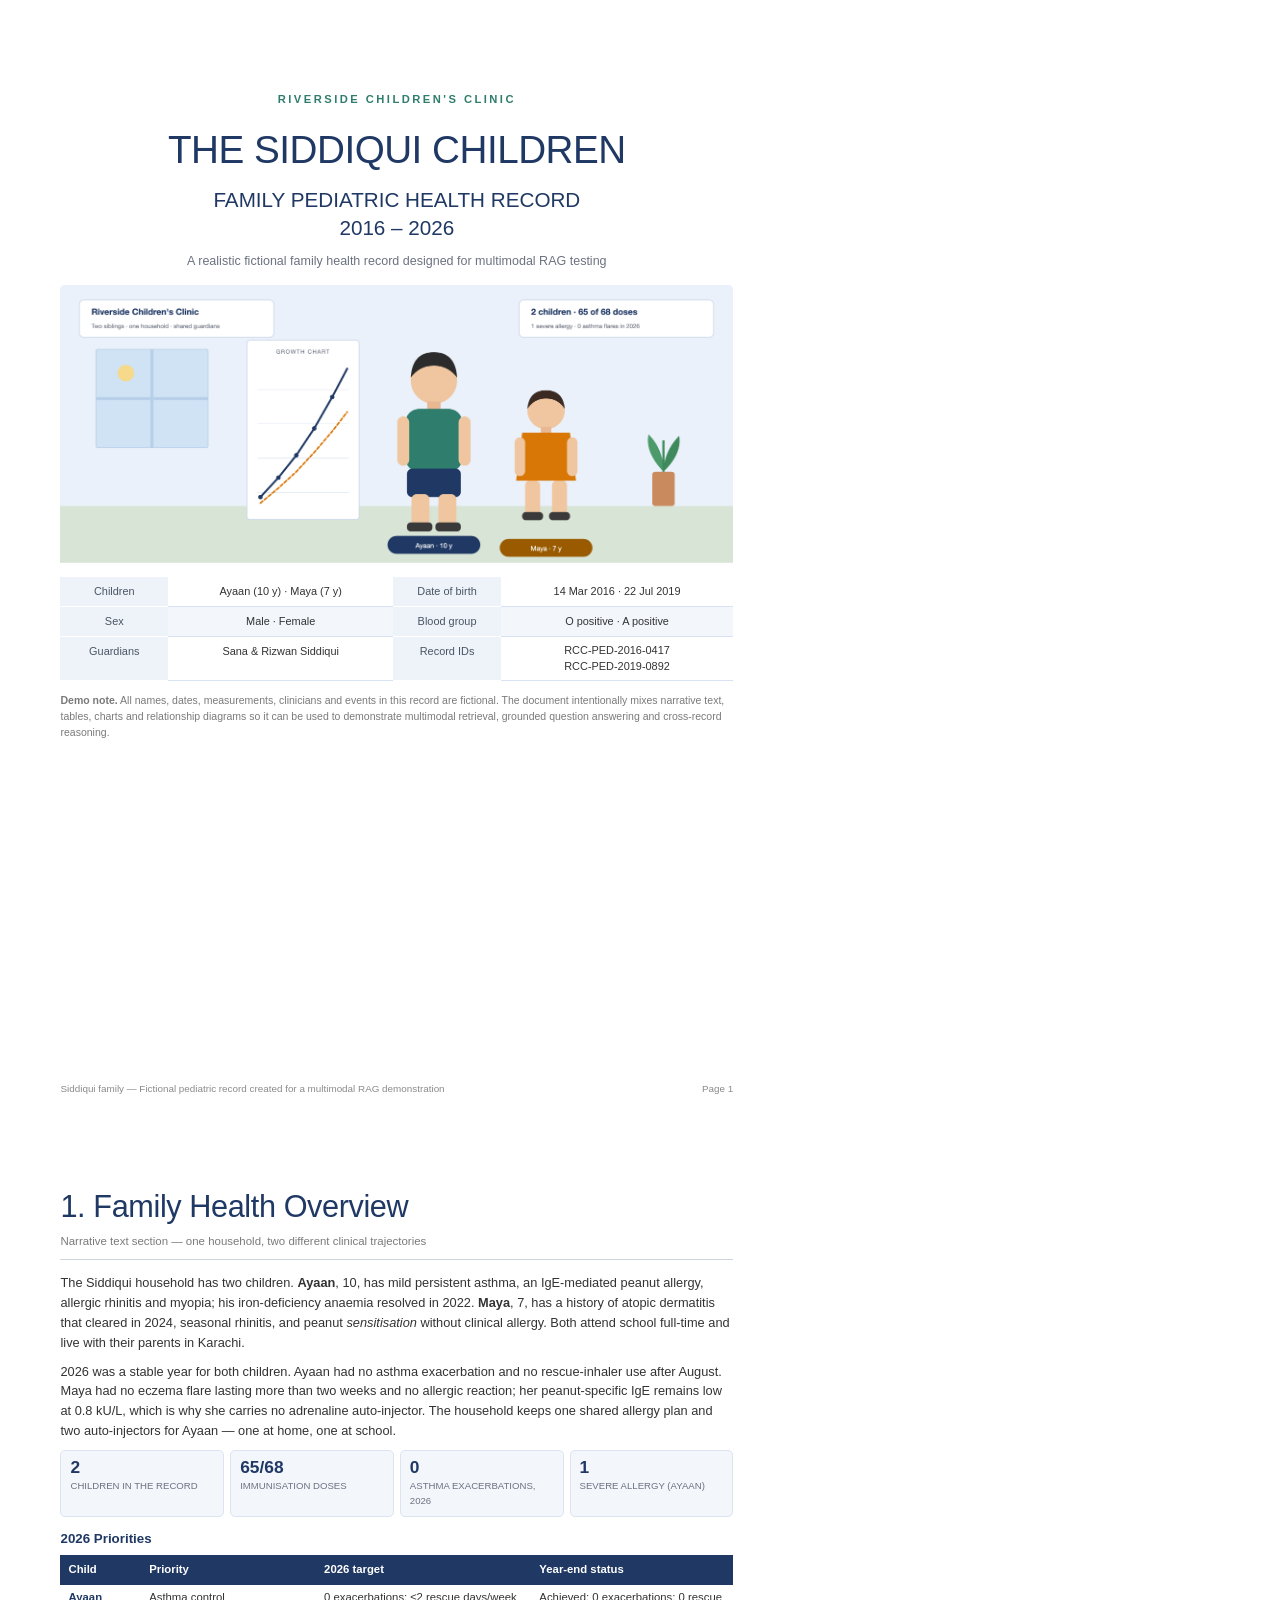
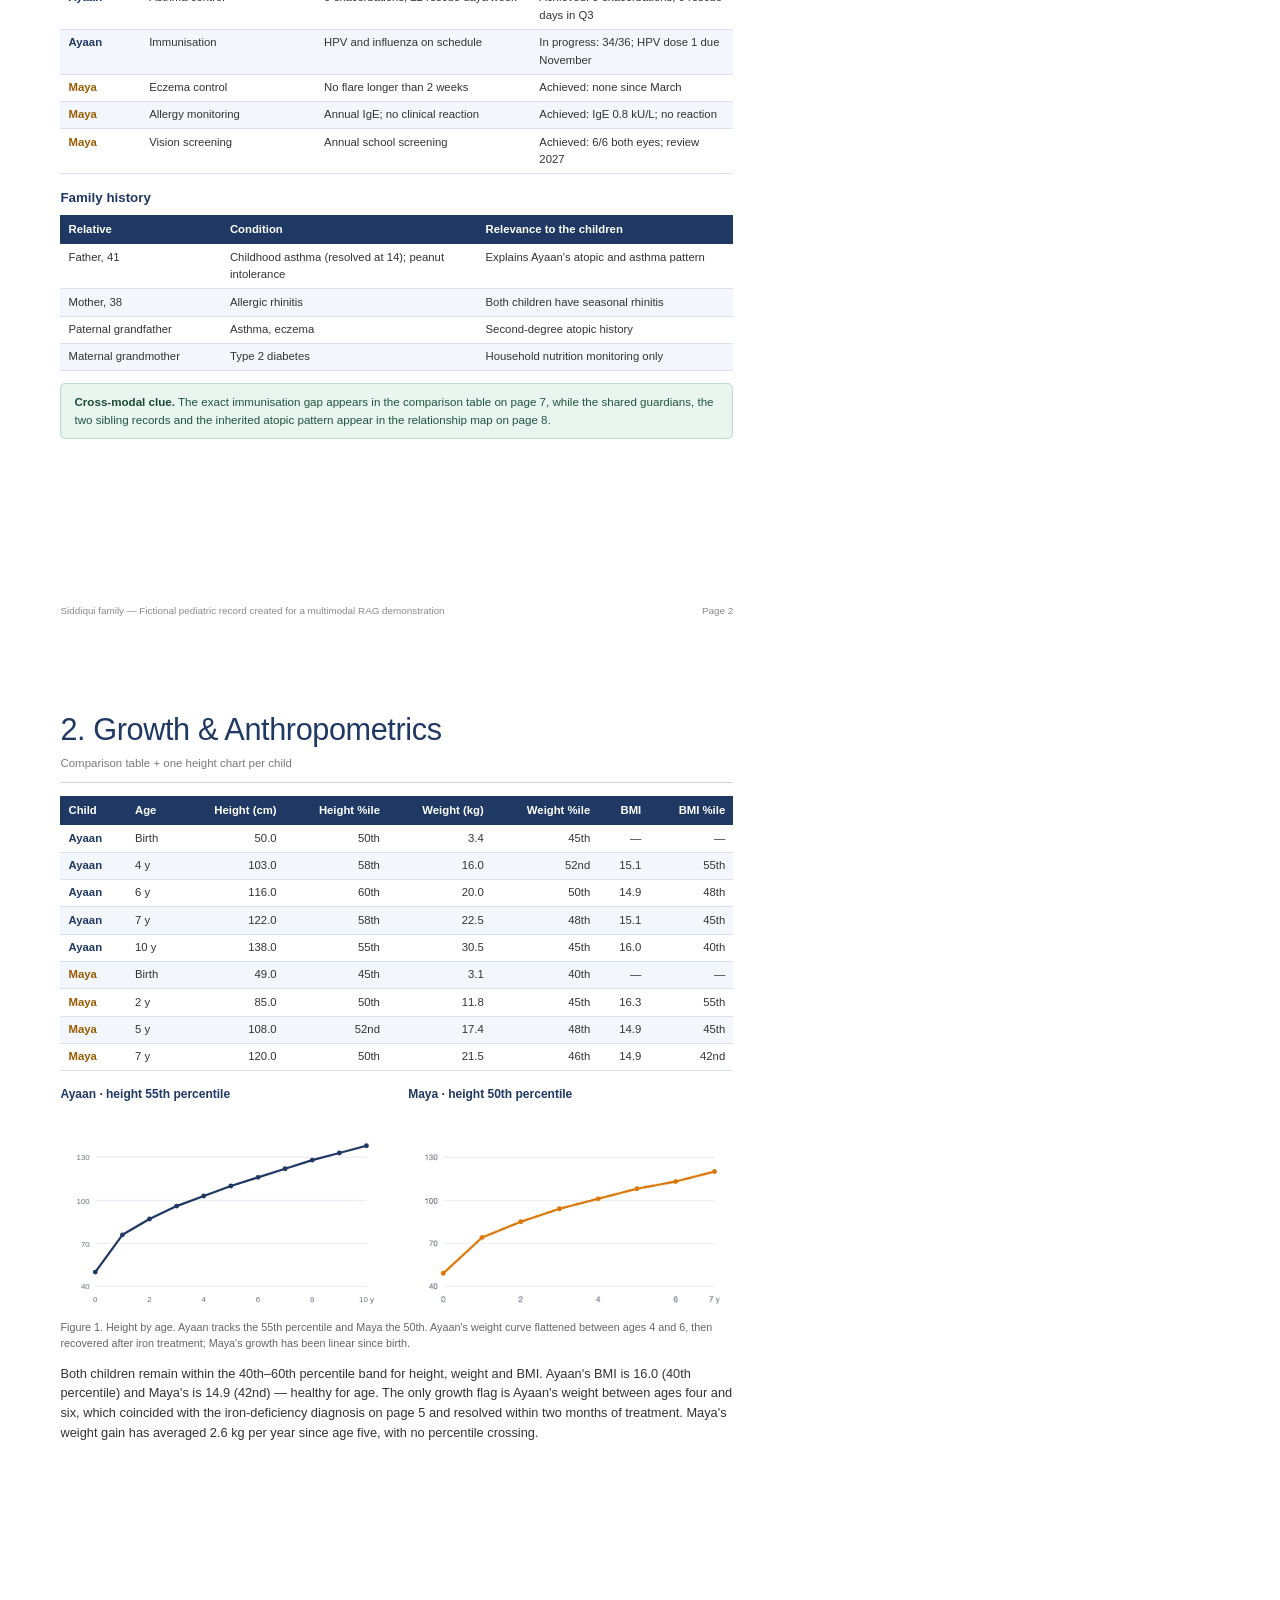
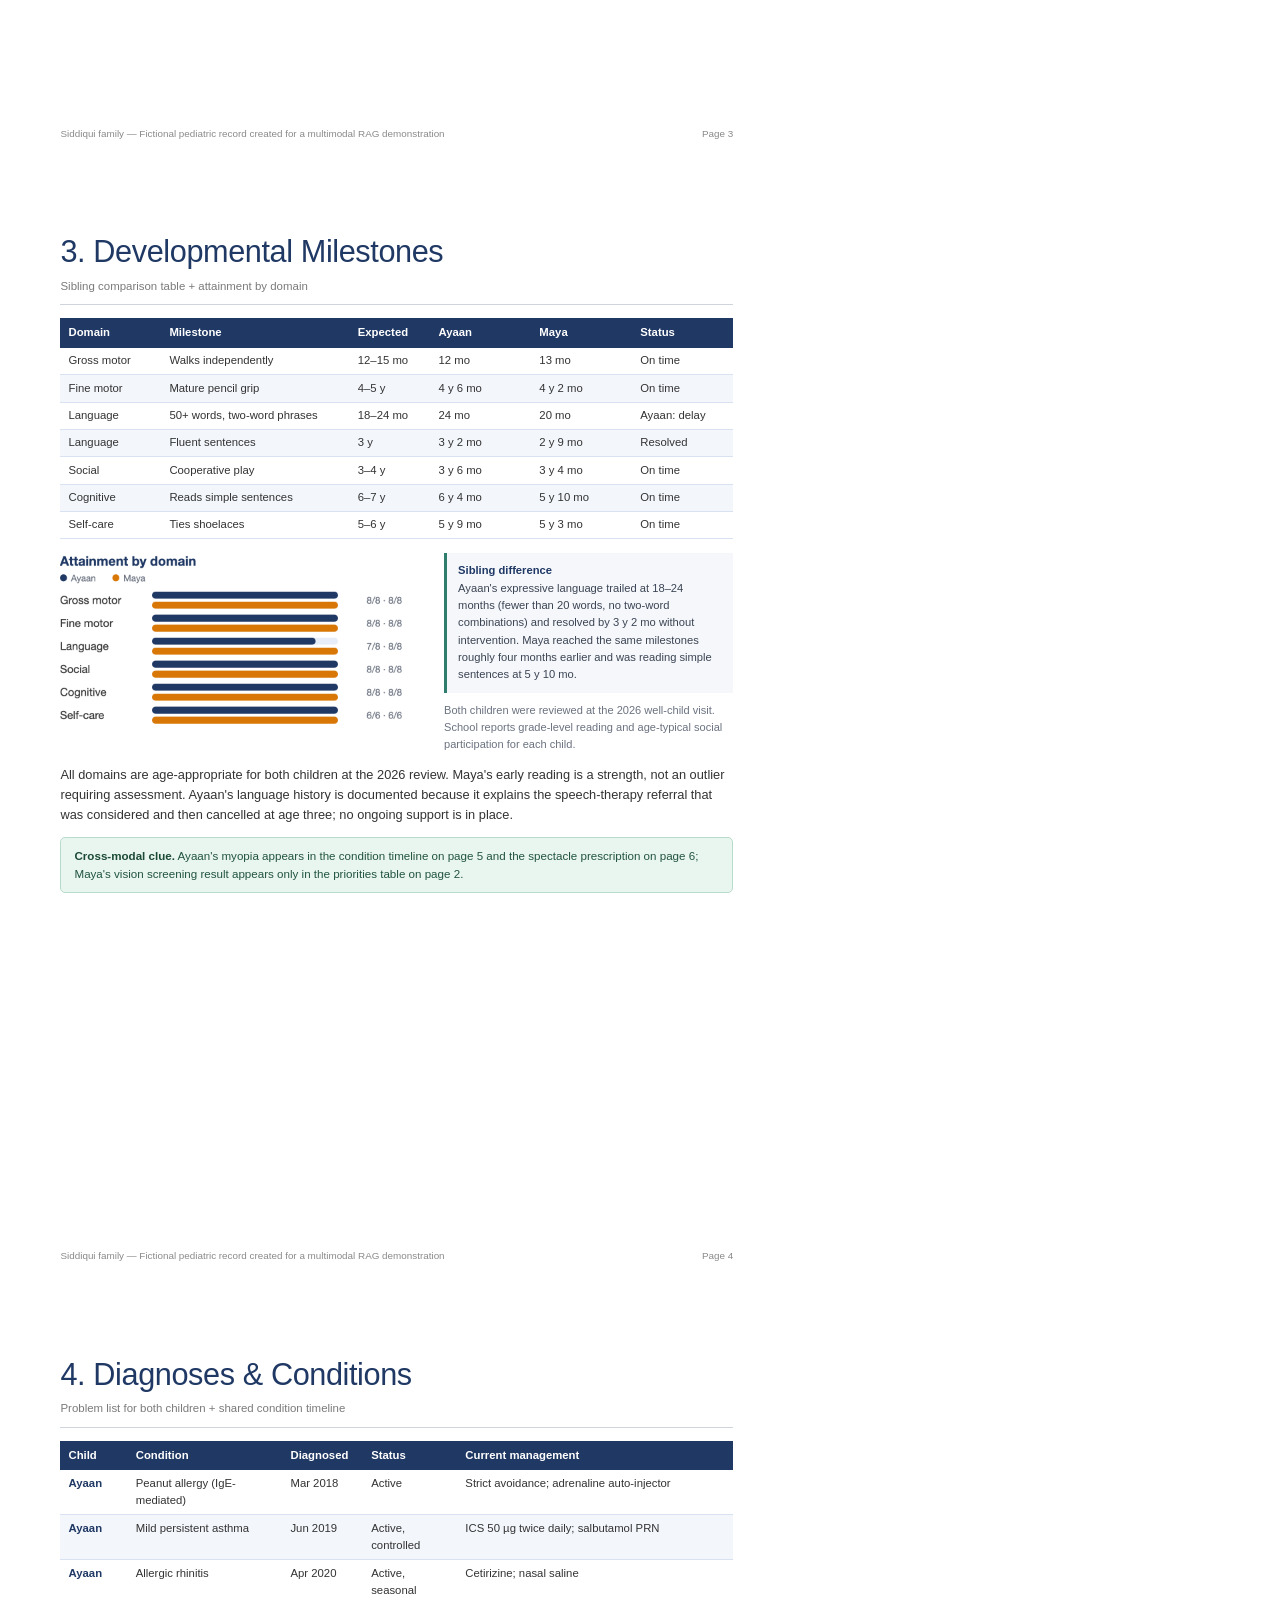
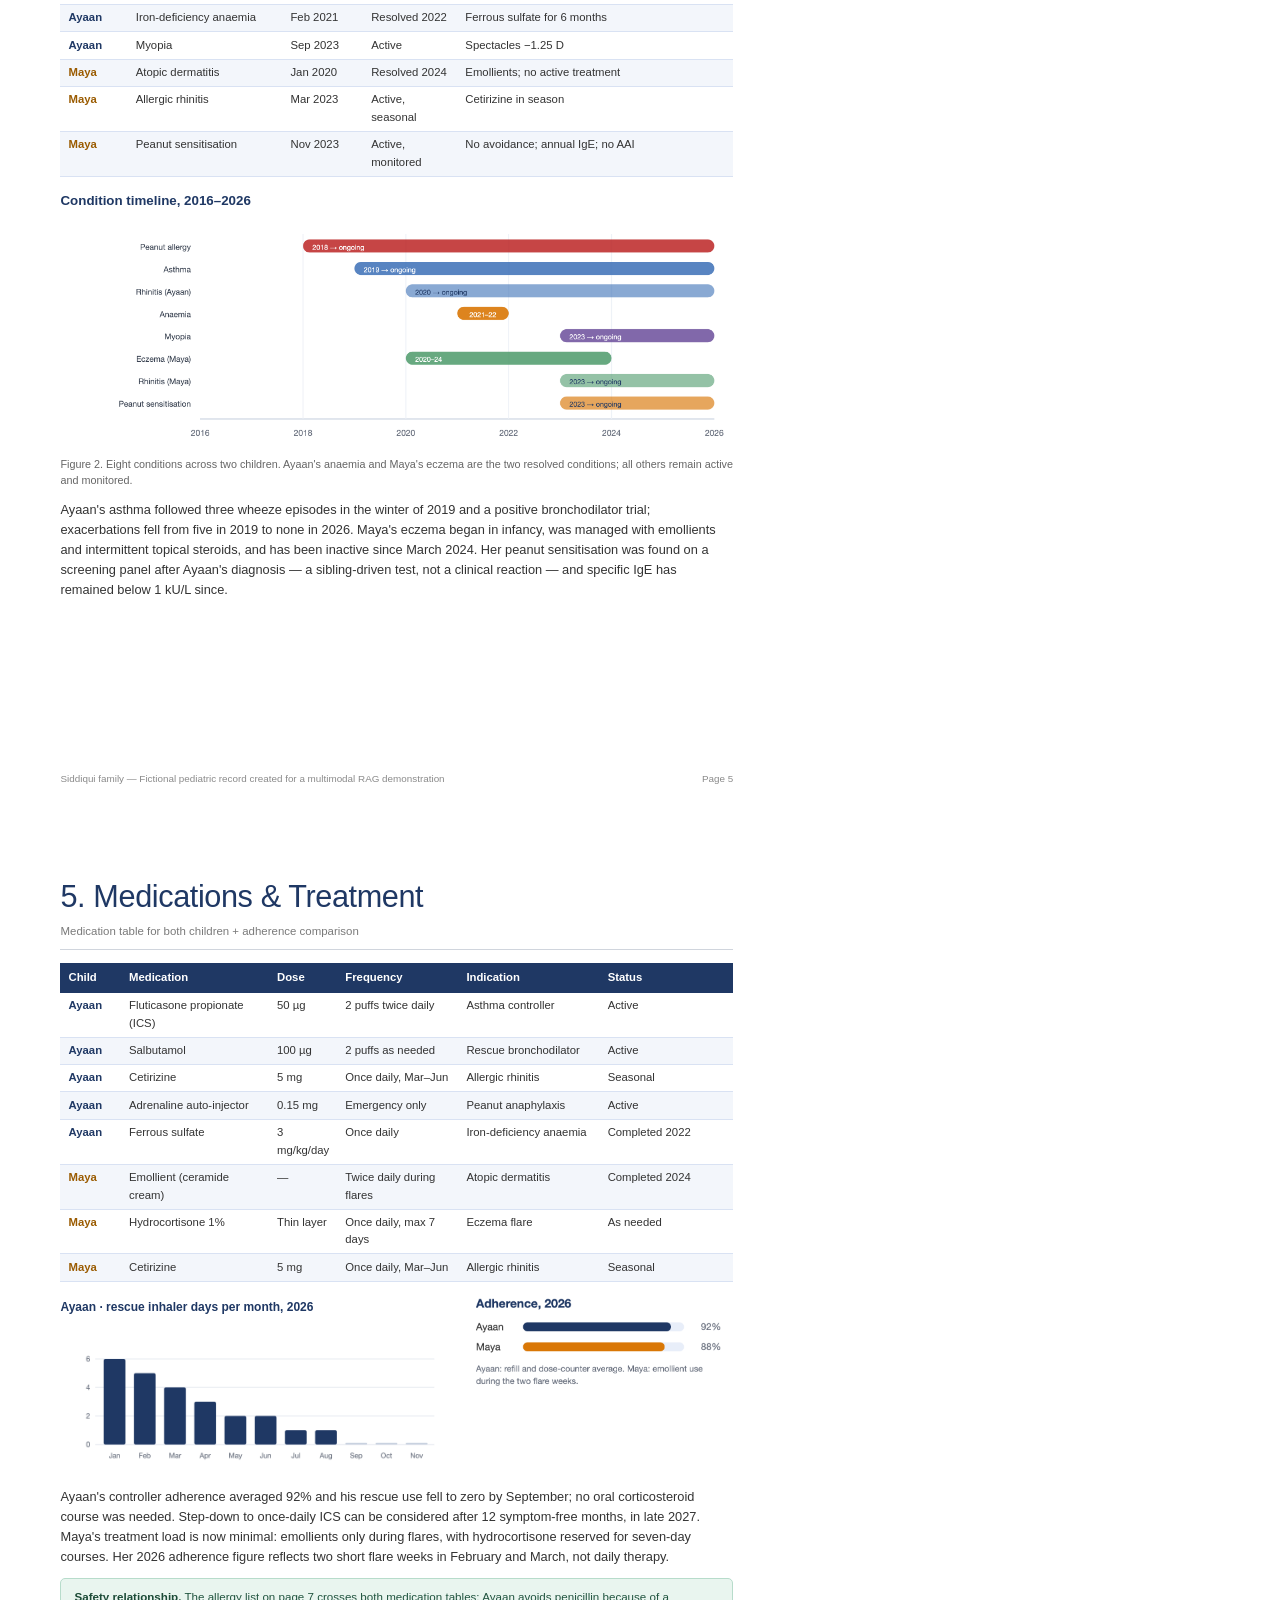
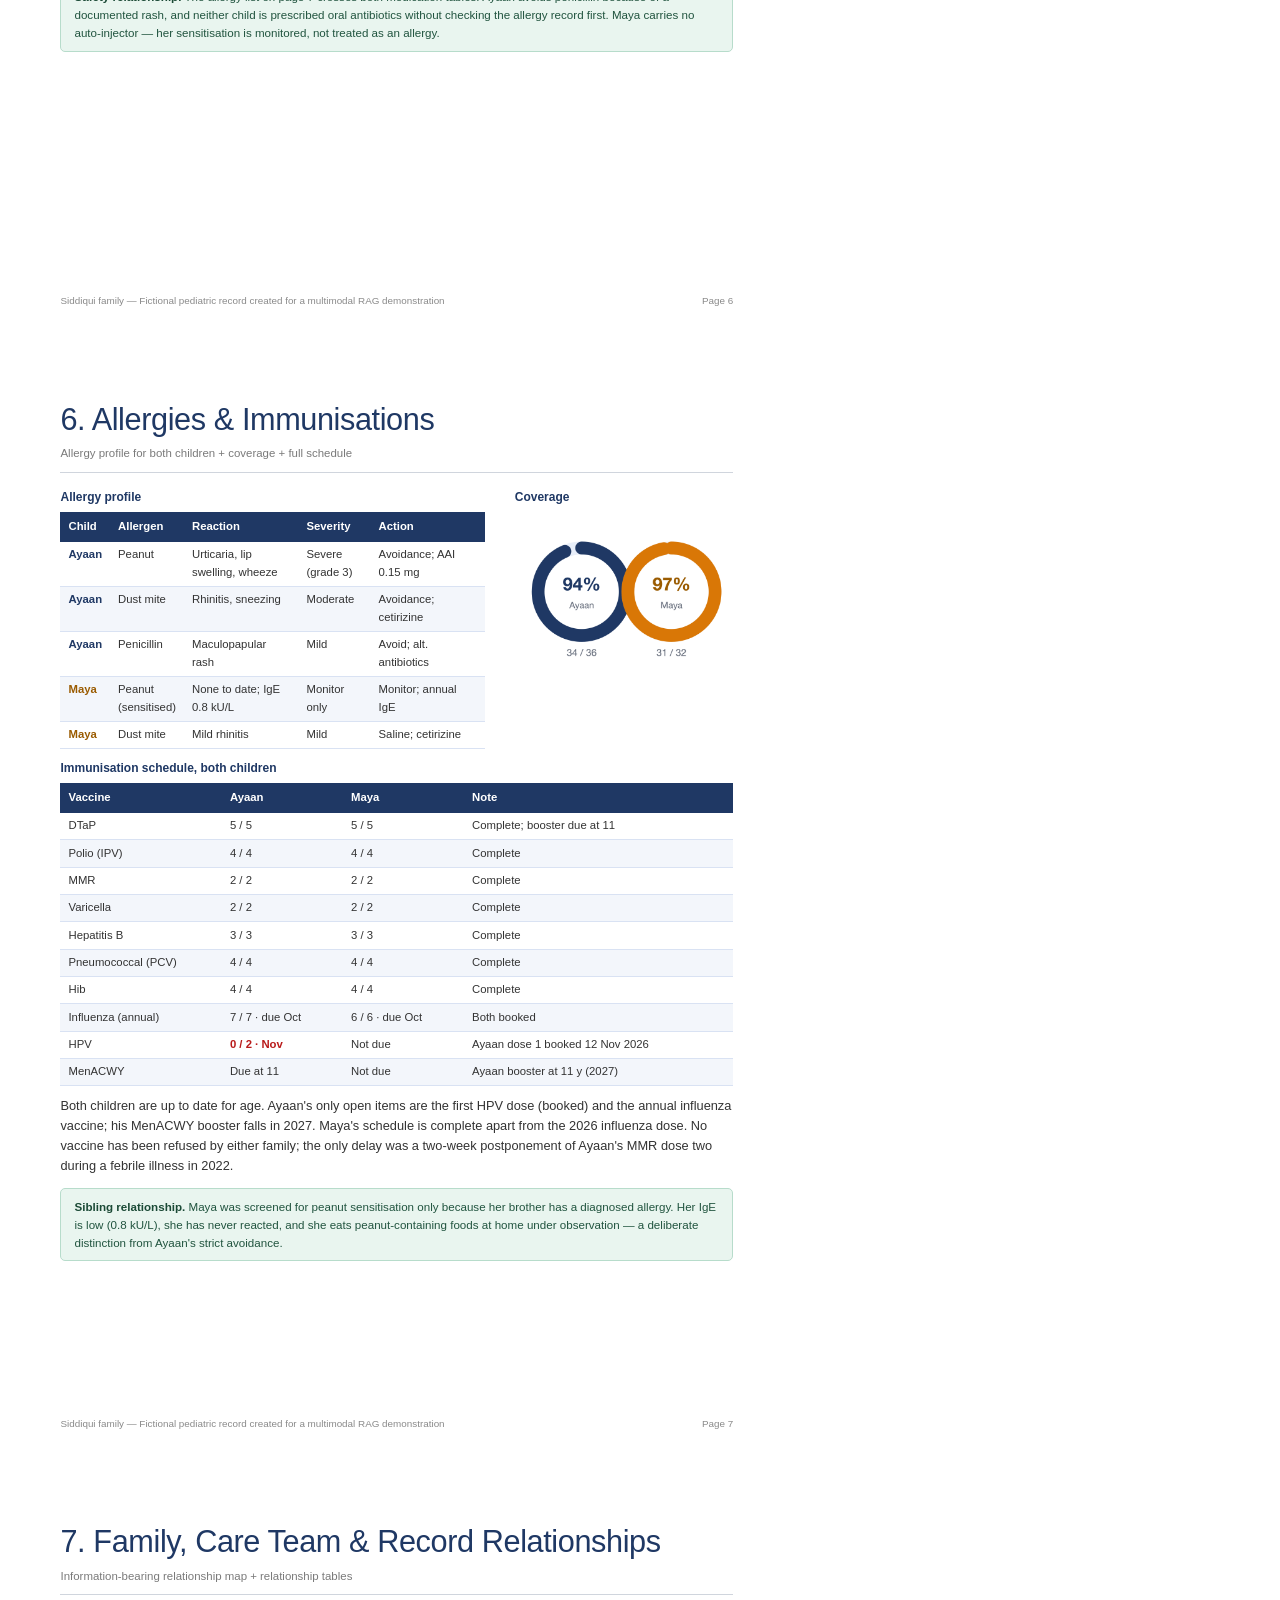
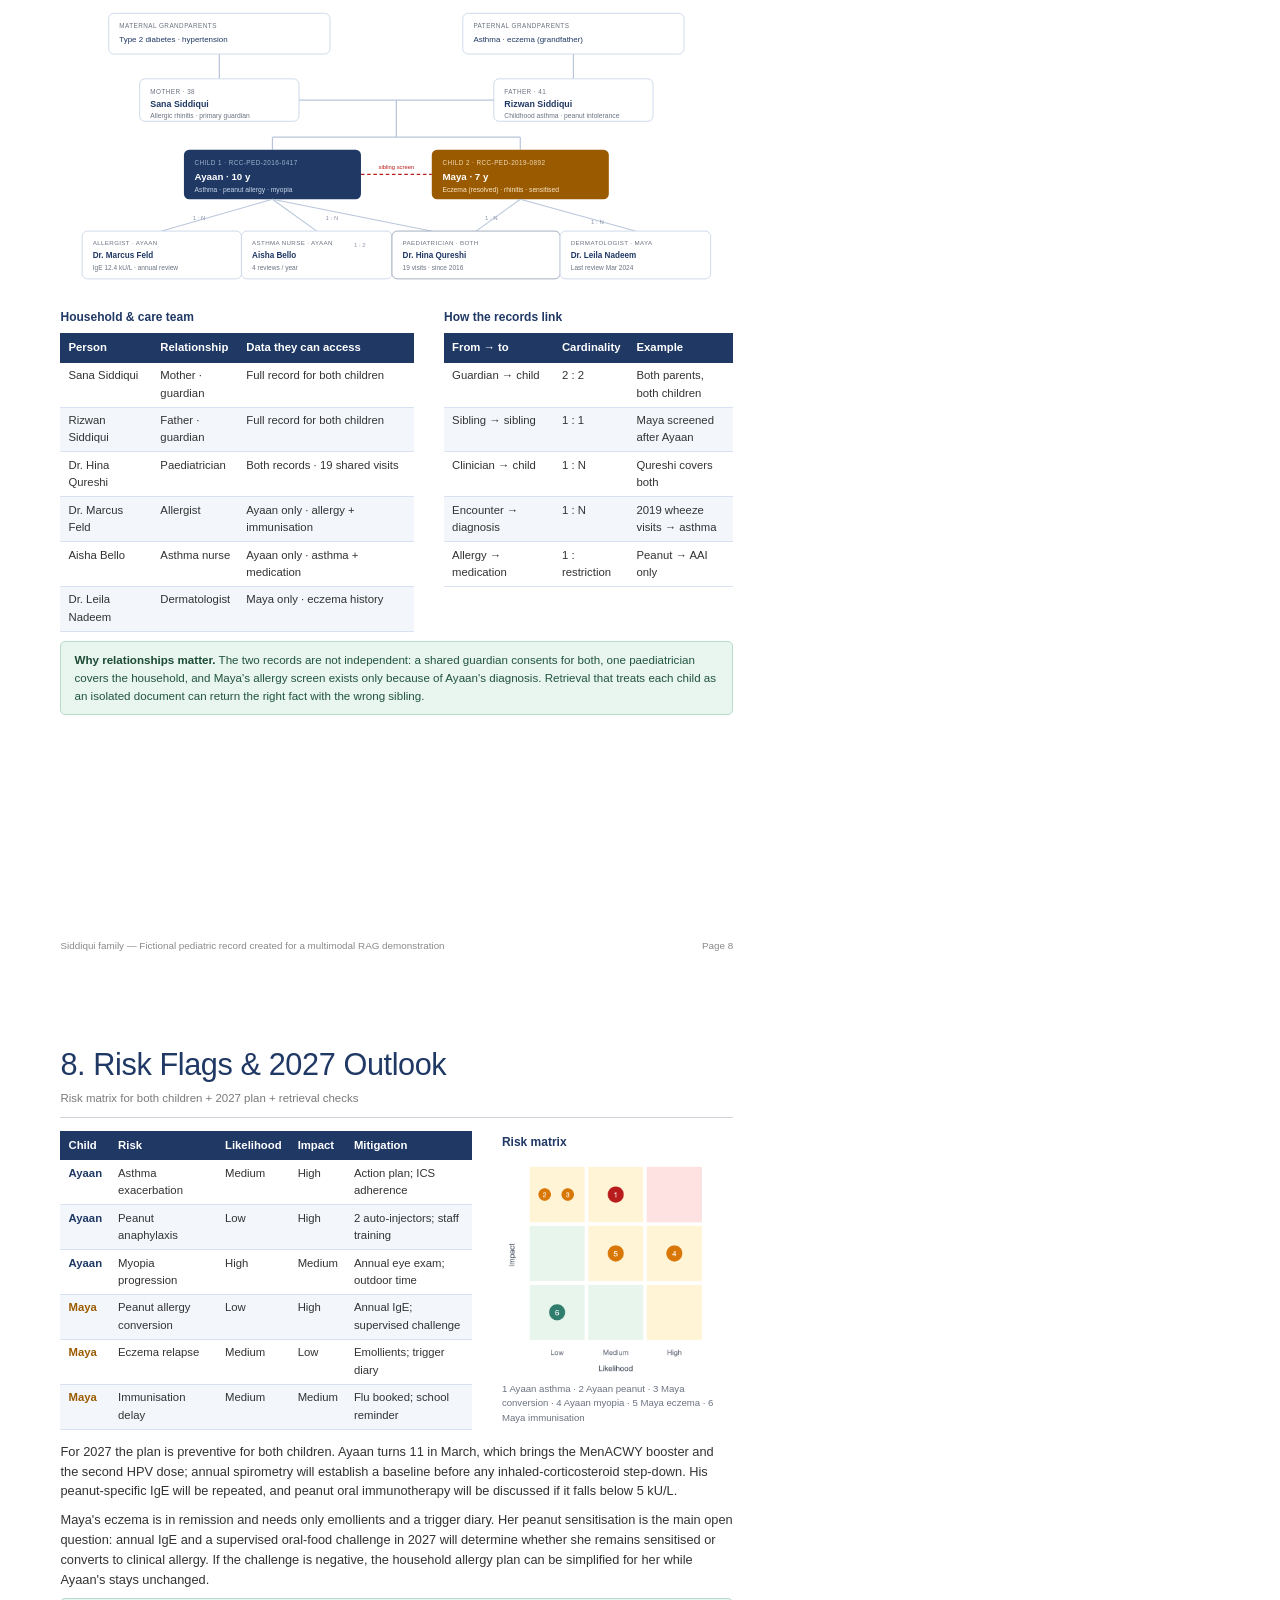
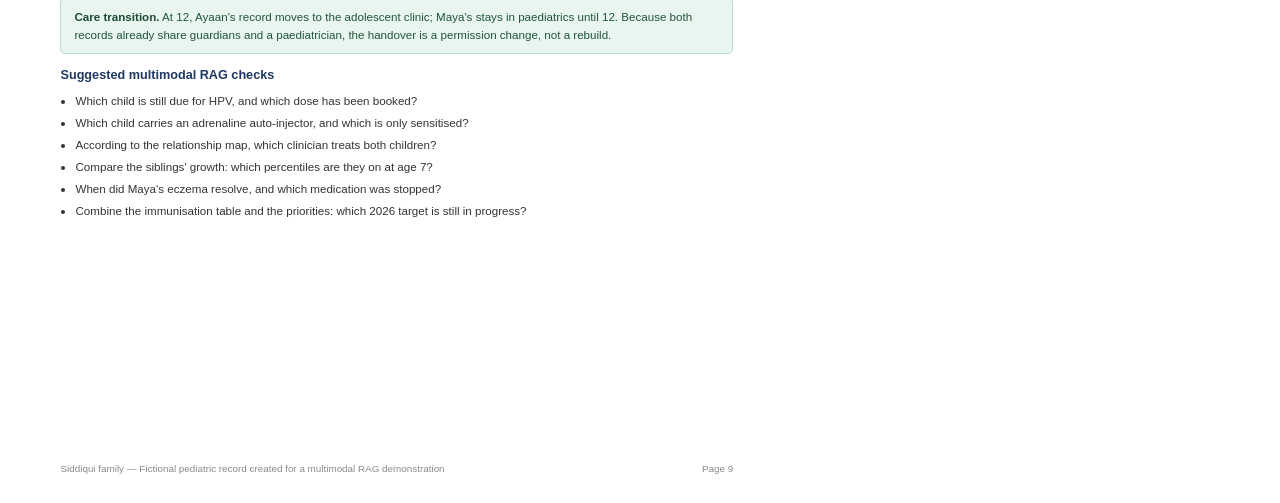
<file: multimodal-RAG/sample-docs/pediatric-history.html>
<!DOCTYPE html>
<html lang="en">
<head>
<meta charset="utf-8">
<title>The Siddiqui Children — Pediatric Medical History 2016–2026</title>
<style>
  @page { size: A4; margin: 0; }
  * { box-sizing: border-box; }
  html, body { margin: 0; padding: 0; background: #fff; }
  body {
    font-family: "Helvetica Neue", Helvetica, Arial, sans-serif;
    color: #333; font-size: 9.6pt; line-height: 1.55;
    -webkit-print-color-adjust: exact; print-color-adjust: exact;
  }
  .page {
    width: 210mm; height: 297mm; padding: 16mm 16mm 13mm;
    position: relative; overflow: hidden; page-break-after: always; background: #fff;
  }
  .page:last-child { page-break-after: auto; }

  .sec { font-size: 23pt; font-weight: 500; color: #1F3864; letter-spacing: -.4px; margin: 0; }
  .sec-sub { font-size: 8.6pt; color: #7a7a7a; margin: 2px 0 0; }
  .rule { border: 0; border-top: .7pt solid #D0D5DD; margin: 9px 0 13px; }

  p { margin: 0 0 9px; }
  .body { margin-top: 12px; }

  table { width: 100%; border-collapse: collapse; font-size: 8.5pt; }
  thead th { background: #1F3864; color: #fff; text-align: left; padding: 6px 8px; font-weight: 600; }
  tbody td { padding: 5.6px 8px; border-bottom: .6pt solid #D9E2F3; vertical-align: top; }
  tbody tr:nth-child(even) td { background: #F3F6FB; }
  td.num, th.num { text-align: right; }
  .tbl-tight tbody td { padding: 4.4px 8px; }
  .tag-ayaan { color: #1F3864; font-weight: 600; }
  .tag-maya { color: #9A5B00; font-weight: 600; }

  figure { margin: 12px 0 0; }
  figcaption { font-size: 8.1pt; color: #666; margin-top: 6px; line-height: 1.45; }
  .chart-title { font-size: 10pt; font-weight: 600; color: #1F3864; margin: 2px 0 6px; }
  svg { display: block; }

  .callout { background: #E9F5EF; border: .8pt solid #B7DCCB; border-radius: 5px;
    padding: 9px 13px; margin: 12px 0 0; font-size: 8.7pt; color: #21543F; }
  .callout b { color: #1B4A36; }

  .foot { position: absolute; left: 16mm; right: 16mm; bottom: 7mm;
    display: flex; justify-content: space-between; font-size: 7.4pt; color: #8a8a8a; }

  .cover { padding-top: 24mm; text-align: center; }
  .cover .eyebrow { font-size: 8.4pt; letter-spacing: .22em; color: #2F7D6D; font-weight: 600; }
  .cover h1 { font-size: 29pt; color: #1F3864; margin: 12px 0 6px; font-weight: 500; letter-spacing: -.5px; }
  .cover h2 { font-size: 15.5pt; color: #1F3864; margin: 0 0 10px; font-weight: 400; line-height: 1.35; }
  .cover .tagline { font-size: 9.4pt; color: #6b7280; margin-bottom: 14px; }
  .cover .hero { margin: 0 auto 14px; width: 100%; }
  .cover table { font-size: 8.2pt; }
  .cover tbody td { padding: 6px 9px; }
  .cover td.k { width: 16%; color: #4b5563; background: #EEF3FA; border-bottom: .6pt solid #fff; }
  .demo-note { font-size: 7.9pt; color: #7a7a7a; margin-top: 12px; line-height: 1.5; text-align: left; }

  .two-col { display: flex; gap: 8mm; align-items: flex-start; }
  .col-50 { width: 50%; } .col-55 { width: 55%; } .col-45 { width: 45%; }
  .col-60 { width: 60%; } .col-40 { width: 40%; } .col-62 { width: 62%; } .col-38 { width: 38%; }
  .col-64 { width: 64%; } .col-36 { width: 36%; }

  .mil { margin-top: 4px; }
  .mil-row { display: flex; align-items: center; gap: 7px; margin-bottom: 7px; }
  .mil-name { width: 82px; font-size: 8.3pt; color: #333; }
  .mil-bars { flex: 1; display: flex; flex-direction: column; gap: 3px; }
  .mil-bar { height: 7px; background: #E8EEF9; border-radius: 4px; overflow: hidden; }
  .mil-fill { height: 100%; border-radius: 4px; }
  .mil-val { width: 58px; text-align: right; font-size: 7.6pt; color: #6b7280; }

  .kpi-strip { display: flex; gap: 6px; margin: 4px 0 12px; }
  .kpi { flex: 1; background: #F3F6FB; border: .6pt solid #DCE4F2; border-radius: 5px; padding: 7px 9px; }
  .kpi .v { font-size: 13pt; color: #1F3864; font-weight: 600; line-height: 1.1; }
  .kpi .l { font-size: 7.2pt; color: #6b7280; margin-top: 2px; }

  ul.checks { margin: 6px 0 0 0; padding-left: 15px; }
  ul.checks li { margin-bottom: 4px; font-size: 8.7pt; }

  .legend { display: flex; gap: 14px; font-size: 7.8pt; color: #6b7280; margin-top: 4px; }
  .legend i { display: inline-block; width: 8px; height: 8px; border-radius: 50%; margin-right: 4px; }
</style>
</head>
<body>

<!-- ============================================================ PAGE 1 -->
<section class="page cover">
  <div class="eyebrow">RIVERSIDE CHILDREN'S CLINIC</div>
  <h1>THE SIDDIQUI CHILDREN</h1>
  <h2>FAMILY PEDIATRIC HEALTH RECORD<br>2016 – 2026</h2>
  <div class="tagline">A realistic fictional family health record designed for multimodal RAG testing</div>

  <div class="hero">
    <img src="figures/fig1.png" alt="Illustration of the Siddiqui children with a growth chart" style="width:100%;height:auto;display:block">
  </div>

  <table>
    <tbody>
      <tr><td class="k">Children</td><td>Ayaan (10 y) · Maya (7 y)</td><td class="k">Date of birth</td><td>14 Mar 2016 · 22 Jul 2019</td></tr>
      <tr><td class="k">Sex</td><td>Male · Female</td><td class="k">Blood group</td><td>O positive · A positive</td></tr>
      <tr><td class="k">Guardians</td><td>Sana &amp; Rizwan Siddiqui</td><td class="k">Record IDs</td><td style="line-height:1.4">RCC-PED-2016-0417<br>RCC-PED-2019-0892</td></tr>
    </tbody>
  </table>

  <p class="demo-note"><b>Demo note.</b> All names, dates, measurements, clinicians and events in this record are fictional. The
  document intentionally mixes narrative text, tables, charts and relationship diagrams so it can be used to demonstrate
  multimodal retrieval, grounded question answering and cross-record reasoning.</p>

  <div class="foot"><span>Siddiqui family — Fictional pediatric record created for a multimodal RAG demonstration</span><span>Page 1</span></div>
</section>

<!-- ============================================================ PAGE 2 -->
<section class="page">
  <h1 class="sec">1. Family Health Overview</h1>
  <p class="sec-sub">Narrative text section — one household, two different clinical trajectories</p>
  <hr class="rule">

  <p>The Siddiqui household has two children. <b>Ayaan</b>, 10, has mild persistent asthma, an IgE-mediated peanut
  allergy, allergic rhinitis and myopia; his iron-deficiency anaemia resolved in 2022. <b>Maya</b>, 7, has a history of
  atopic dermatitis that cleared in 2024, seasonal rhinitis, and peanut <i>sensitisation</i> without clinical allergy.
  Both attend school full-time and live with their parents in Karachi.</p>

  <p>2026 was a stable year for both children. Ayaan had no asthma exacerbation and no rescue-inhaler use after August.
  Maya had no eczema flare lasting more than two weeks and no allergic reaction; her peanut-specific IgE remains low at
  0.8 kU/L, which is why she carries no adrenaline auto-injector. The household keeps one shared allergy plan and two
  auto-injectors for Ayaan — one at home, one at school.</p>

  <div class="kpi-strip">
    <div class="kpi"><div class="v">2</div><div class="l">CHILDREN IN THE RECORD</div></div>
    <div class="kpi"><div class="v">65/68</div><div class="l">IMMUNISATION DOSES</div></div>
    <div class="kpi"><div class="v">0</div><div class="l">ASTHMA EXACERBATIONS, 2026</div></div>
    <div class="kpi"><div class="v">1</div><div class="l">SEVERE ALLERGY (AYAAN)</div></div>
  </div>

  <h3 class="chart-title" style="margin-top:4px">2026 Priorities</h3>
  <table class="tbl-tight">
    <thead><tr><th style="width:12%">Child</th><th style="width:26%">Priority</th><th style="width:32%">2026 target</th><th>Year-end status</th></tr></thead>
    <tbody>
      <tr><td class="tag-ayaan">Ayaan</td><td>Asthma control</td><td>0 exacerbations; &le;2 rescue days/week</td><td>Achieved: 0 exacerbations; 0 rescue days in Q3</td></tr>
      <tr><td class="tag-ayaan">Ayaan</td><td>Immunisation</td><td>HPV and influenza on schedule</td><td>In progress: 34/36; HPV dose 1 due November</td></tr>
      <tr><td class="tag-maya">Maya</td><td>Eczema control</td><td>No flare longer than 2 weeks</td><td>Achieved: none since March</td></tr>
      <tr><td class="tag-maya">Maya</td><td>Allergy monitoring</td><td>Annual IgE; no clinical reaction</td><td>Achieved: IgE 0.8 kU/L; no reaction</td></tr>
      <tr><td class="tag-maya">Maya</td><td>Vision screening</td><td>Annual school screening</td><td>Achieved: 6/6 both eyes; review 2027</td></tr>
    </tbody>
  </table>

  <h3 class="chart-title" style="margin-top:14px">Family history</h3>
  <table class="tbl-tight">
    <thead><tr><th style="width:24%">Relative</th><th style="width:38%">Condition</th><th>Relevance to the children</th></tr></thead>
    <tbody>
      <tr><td>Father, 41</td><td>Childhood asthma (resolved at 14); peanut intolerance</td><td>Explains Ayaan's atopic and asthma pattern</td></tr>
      <tr><td>Mother, 38</td><td>Allergic rhinitis</td><td>Both children have seasonal rhinitis</td></tr>
      <tr><td>Paternal grandfather</td><td>Asthma, eczema</td><td>Second-degree atopic history</td></tr>
      <tr><td>Maternal grandmother</td><td>Type 2 diabetes</td><td>Household nutrition monitoring only</td></tr>
    </tbody>
  </table>

  <div class="callout"><b>Cross-modal clue.</b> The exact immunisation gap appears in the comparison table on page 7, while
  the shared guardians, the two sibling records and the inherited atopic pattern appear in the relationship map on page 8.</div>

  <div class="foot"><span>Siddiqui family — Fictional pediatric record created for a multimodal RAG demonstration</span><span>Page 2</span></div>
</section>

<!-- ============================================================ PAGE 3 -->
<section class="page">
  <h1 class="sec">2. Growth &amp; Anthropometrics</h1>
  <p class="sec-sub">Comparison table + one height chart per child</p>
  <hr class="rule">

  <table class="tbl-tight">
    <thead>
      <tr><th>Child</th><th>Age</th><th class="num">Height (cm)</th><th class="num">Height %ile</th>
          <th class="num">Weight (kg)</th><th class="num">Weight %ile</th><th class="num">BMI</th><th class="num">BMI %ile</th></tr>
    </thead>
    <tbody>
      <tr><td class="tag-ayaan">Ayaan</td><td>Birth</td><td class="num">50.0</td><td class="num">50th</td><td class="num">3.4</td><td class="num">45th</td><td class="num">—</td><td class="num">—</td></tr>
      <tr><td class="tag-ayaan">Ayaan</td><td>4 y</td><td class="num">103.0</td><td class="num">58th</td><td class="num">16.0</td><td class="num">52nd</td><td class="num">15.1</td><td class="num">55th</td></tr>
      <tr><td class="tag-ayaan">Ayaan</td><td>6 y</td><td class="num">116.0</td><td class="num">60th</td><td class="num">20.0</td><td class="num">50th</td><td class="num">14.9</td><td class="num">48th</td></tr>
      <tr><td class="tag-ayaan">Ayaan</td><td>7 y</td><td class="num">122.0</td><td class="num">58th</td><td class="num">22.5</td><td class="num">48th</td><td class="num">15.1</td><td class="num">45th</td></tr>
      <tr><td class="tag-ayaan">Ayaan</td><td>10 y</td><td class="num">138.0</td><td class="num">55th</td><td class="num">30.5</td><td class="num">45th</td><td class="num">16.0</td><td class="num">40th</td></tr>
      <tr><td class="tag-maya">Maya</td><td>Birth</td><td class="num">49.0</td><td class="num">45th</td><td class="num">3.1</td><td class="num">40th</td><td class="num">—</td><td class="num">—</td></tr>
      <tr><td class="tag-maya">Maya</td><td>2 y</td><td class="num">85.0</td><td class="num">50th</td><td class="num">11.8</td><td class="num">45th</td><td class="num">16.3</td><td class="num">55th</td></tr>
      <tr><td class="tag-maya">Maya</td><td>5 y</td><td class="num">108.0</td><td class="num">52nd</td><td class="num">17.4</td><td class="num">48th</td><td class="num">14.9</td><td class="num">45th</td></tr>
      <tr><td class="tag-maya">Maya</td><td>7 y</td><td class="num">120.0</td><td class="num">50th</td><td class="num">21.5</td><td class="num">46th</td><td class="num">14.9</td><td class="num">42nd</td></tr>
    </tbody>
  </table>

  <figure>
    <div class="two-col" style="gap:6mm">
      <div class="col-50">
        <div class="chart-title" style="font-size:9pt">Ayaan · height 55th percentile</div>
        <svg viewBox="0 0 350 220" width="100%" xmlns="http://www.w3.org/2000/svg">
          <g stroke="#E5E9F0" stroke-width="1">
            <line x1="38" y1="190" x2="330" y2="190"/><line x1="38" y1="143.6" x2="330" y2="143.6"/>
            <line x1="38" y1="97.3" x2="330" y2="97.3"/><line x1="38" y1="50.9" x2="330" y2="50.9"/>
          </g>
          <g font-family="Helvetica Neue, Arial" font-size="8.5" fill="#6b7280" text-anchor="end">
            <text x="32" y="193">40</text><text x="32" y="147">70</text><text x="32" y="101">100</text><text x="32" y="54">130</text>
          </g>
          <polyline points="38,174.5 67.2,134.4 96.4,117.4 125.6,103.5 154.8,92.6 184,81.8 213.2,72.5 242.4,63.3 271.6,54 300.8,46.3 330,38.5"
            fill="none" stroke="#1F3864" stroke-width="2.4" stroke-linecap="round" stroke-linejoin="round"/>
          <g fill="#1F3864">
            <circle cx="38" cy="174.5" r="2.6"/><circle cx="67.2" cy="134.4" r="2.6"/><circle cx="96.4" cy="117.4" r="2.6"/>
            <circle cx="125.6" cy="103.5" r="2.6"/><circle cx="154.8" cy="92.6" r="2.6"/><circle cx="184" cy="81.8" r="2.6"/>
            <circle cx="213.2" cy="72.5" r="2.6"/><circle cx="242.4" cy="63.3" r="2.6"/><circle cx="271.6" cy="54" r="2.6"/>
            <circle cx="300.8" cy="46.3" r="2.6"/><circle cx="330" cy="38.5" r="2.6"/>
          </g>
          <g font-family="Helvetica Neue, Arial" font-size="8.5" fill="#6b7280" text-anchor="middle">
            <text x="38" y="207">0</text><text x="96.4" y="207">2</text><text x="154.8" y="207">4</text>
            <text x="213.2" y="207">6</text><text x="271.6" y="207">8</text><text x="330" y="207">10 y</text>
          </g>
        </svg>
      </div>
      <div class="col-50">
        <div class="chart-title" style="font-size:9pt">Maya · height 50th percentile</div>
        <img src="figures/fig3.png" alt="Maya height-for-age chart" style="width:100%;height:auto;display:block">
      </div>
    </div>
    <figcaption>Figure 1. Height by age. Ayaan tracks the 55th percentile and Maya the 50th. Ayaan's weight curve flattened
    between ages 4 and 6, then recovered after iron treatment; Maya's growth has been linear since birth.</figcaption>
  </figure>

  <p class="body">Both children remain within the 40th–60th percentile band for height, weight and BMI. Ayaan's BMI is
  16.0 (40th percentile) and Maya's is 14.9 (42nd) — healthy for age. The only growth flag is Ayaan's weight between ages
  four and six, which coincided with the iron-deficiency diagnosis on page 5 and resolved within two months of
  treatment. Maya's weight gain has averaged 2.6 kg per year since age five, with no percentile crossing.</p>

  <div class="foot"><span>Siddiqui family — Fictional pediatric record created for a multimodal RAG demonstration</span><span>Page 3</span></div>
</section>

<!-- ============================================================ PAGE 4 -->
<section class="page">
  <h1 class="sec">3. Developmental Milestones</h1>
  <p class="sec-sub">Sibling comparison table + attainment by domain</p>
  <hr class="rule">

  <table class="tbl-tight">
    <thead><tr><th style="width:15%">Domain</th><th style="width:28%">Milestone</th><th style="width:12%">Expected</th><th style="width:15%">Ayaan</th><th style="width:15%">Maya</th><th>Status</th></tr></thead>
    <tbody>
      <tr><td>Gross motor</td><td>Walks independently</td><td>12–15 mo</td><td>12 mo</td><td>13 mo</td><td>On time</td></tr>
      <tr><td>Fine motor</td><td>Mature pencil grip</td><td>4–5 y</td><td>4 y 6 mo</td><td>4 y 2 mo</td><td>On time</td></tr>
      <tr><td>Language</td><td>50+ words, two-word phrases</td><td>18–24 mo</td><td>24 mo</td><td>20 mo</td><td>Ayaan: delay</td></tr>
      <tr><td>Language</td><td>Fluent sentences</td><td>3 y</td><td>3 y 2 mo</td><td>2 y 9 mo</td><td>Resolved</td></tr>
      <tr><td>Social</td><td>Cooperative play</td><td>3–4 y</td><td>3 y 6 mo</td><td>3 y 4 mo</td><td>On time</td></tr>
      <tr><td>Cognitive</td><td>Reads simple sentences</td><td>6–7 y</td><td>6 y 4 mo</td><td>5 y 10 mo</td><td>On time</td></tr>
      <tr><td>Self-care</td><td>Ties shoelaces</td><td>5–6 y</td><td>5 y 9 mo</td><td>5 y 3 mo</td><td>On time</td></tr>
    </tbody>
  </table>

  <div class="two-col" style="margin-top:14px">
    <div class="col-55">
      <img src="figures/fig9.png" alt="Milestone attainment by domain" style="width:100%;height:auto;display:block">
    </div>
    <div class="col-45">
      <div style="background:#F5F7FB;border-left:3px solid #2F7D6D;padding:9px 11px;font-size:8.4pt;color:#3b4453">
        <b style="color:#1F3864">Sibling difference</b><br>
        Ayaan's expressive language trailed at 18–24 months (fewer than 20 words, no two-word combinations) and resolved
        by 3 y 2 mo without intervention. Maya reached the same milestones roughly four months earlier and was reading
        simple sentences at 5 y 10 mo.
      </div>
      <div style="margin-top:9px;font-size:8.3pt;color:#6b7280">
        Both children were reviewed at the 2026 well-child visit. School reports grade-level reading and age-typical
        social participation for each child.
      </div>
    </div>
  </div>

  <p class="body">All domains are age-appropriate for both children at the 2026 review. Maya's early reading is a
  strength, not an outlier requiring assessment. Ayaan's language history is documented because it explains the
  speech-therapy referral that was considered and then cancelled at age three; no ongoing support is in place.</p>

  <div class="callout"><b>Cross-modal clue.</b> Ayaan's myopia appears in the condition timeline on page 5 and the
  spectacle prescription on page 6; Maya's vision screening result appears only in the priorities table on page 2.</div>

  <div class="foot"><span>Siddiqui family — Fictional pediatric record created for a multimodal RAG demonstration</span><span>Page 4</span></div>
</section>

<!-- ============================================================ PAGE 5 -->
<section class="page">
  <h1 class="sec">4. Diagnoses &amp; Conditions</h1>
  <p class="sec-sub">Problem list for both children + shared condition timeline</p>
  <hr class="rule">

  <table class="tbl-tight">
    <thead><tr><th style="width:10%">Child</th><th style="width:23%">Condition</th><th style="width:12%">Diagnosed</th><th style="width:14%">Status</th><th>Current management</th></tr></thead>
    <tbody>
      <tr><td class="tag-ayaan">Ayaan</td><td>Peanut allergy (IgE-mediated)</td><td>Mar 2018</td><td>Active</td><td>Strict avoidance; adrenaline auto-injector</td></tr>
      <tr><td class="tag-ayaan">Ayaan</td><td>Mild persistent asthma</td><td>Jun 2019</td><td>Active, controlled</td><td>ICS 50 &micro;g twice daily; salbutamol PRN</td></tr>
      <tr><td class="tag-ayaan">Ayaan</td><td>Allergic rhinitis</td><td>Apr 2020</td><td>Active, seasonal</td><td>Cetirizine; nasal saline</td></tr>
      <tr><td class="tag-ayaan">Ayaan</td><td>Iron-deficiency anaemia</td><td>Feb 2021</td><td>Resolved 2022</td><td>Ferrous sulfate for 6 months</td></tr>
      <tr><td class="tag-ayaan">Ayaan</td><td>Myopia</td><td>Sep 2023</td><td>Active</td><td>Spectacles −1.25 D</td></tr>
      <tr><td class="tag-maya">Maya</td><td>Atopic dermatitis</td><td>Jan 2020</td><td>Resolved 2024</td><td>Emollients; no active treatment</td></tr>
      <tr><td class="tag-maya">Maya</td><td>Allergic rhinitis</td><td>Mar 2023</td><td>Active, seasonal</td><td>Cetirizine in season</td></tr>
      <tr><td class="tag-maya">Maya</td><td>Peanut sensitisation</td><td>Nov 2023</td><td>Active, monitored</td><td>No avoidance; annual IgE; no AAI</td></tr>
    </tbody>
  </table>

  <figure>
    <div class="chart-title" style="margin-top:14px">Condition timeline, 2016–2026</div>
    <img src="figures/fig4.png" alt="Condition timeline for both children" style="width:100%;height:auto;display:block">
    <figcaption>Figure 2. Eight conditions across two children. Ayaan's anaemia and Maya's eczema are the two resolved
    conditions; all others remain active and monitored.</figcaption>
  </figure>

  <p class="body">Ayaan's asthma followed three wheeze episodes in the winter of 2019 and a positive bronchodilator trial;
  exacerbations fell from five in 2019 to none in 2026. Maya's eczema began in infancy, was managed with emollients and
  intermittent topical steroids, and has been inactive since March 2024. Her peanut sensitisation was found on a
  screening panel after Ayaan's diagnosis — a sibling-driven test, not a clinical reaction — and specific IgE has
  remained below 1 kU/L since.</p>

  <div class="foot"><span>Siddiqui family — Fictional pediatric record created for a multimodal RAG demonstration</span><span>Page 5</span></div>
</section>

<!-- ============================================================ PAGE 6 -->
<section class="page">
  <h1 class="sec">5. Medications &amp; Treatment</h1>
  <p class="sec-sub">Medication table for both children + adherence comparison</p>
  <hr class="rule">

  <table class="tbl-tight">
    <thead><tr><th style="width:9%">Child</th><th style="width:22%">Medication</th><th style="width:10%">Dose</th><th style="width:18%">Frequency</th><th style="width:21%">Indication</th><th>Status</th></tr></thead>
    <tbody>
      <tr><td class="tag-ayaan">Ayaan</td><td>Fluticasone propionate (ICS)</td><td>50 &micro;g</td><td>2 puffs twice daily</td><td>Asthma controller</td><td>Active</td></tr>
      <tr><td class="tag-ayaan">Ayaan</td><td>Salbutamol</td><td>100 &micro;g</td><td>2 puffs as needed</td><td>Rescue bronchodilator</td><td>Active</td></tr>
      <tr><td class="tag-ayaan">Ayaan</td><td>Cetirizine</td><td>5 mg</td><td>Once daily, Mar–Jun</td><td>Allergic rhinitis</td><td>Seasonal</td></tr>
      <tr><td class="tag-ayaan">Ayaan</td><td>Adrenaline auto-injector</td><td>0.15 mg</td><td>Emergency only</td><td>Peanut anaphylaxis</td><td>Active</td></tr>
      <tr><td class="tag-ayaan">Ayaan</td><td>Ferrous sulfate</td><td>3 mg/kg/day</td><td>Once daily</td><td>Iron-deficiency anaemia</td><td>Completed 2022</td></tr>
      <tr><td class="tag-maya">Maya</td><td>Emollient (ceramide cream)</td><td>—</td><td>Twice daily during flares</td><td>Atopic dermatitis</td><td>Completed 2024</td></tr>
      <tr><td class="tag-maya">Maya</td><td>Hydrocortisone 1%</td><td>Thin layer</td><td>Once daily, max 7 days</td><td>Eczema flare</td><td>As needed</td></tr>
      <tr><td class="tag-maya">Maya</td><td>Cetirizine</td><td>5 mg</td><td>Once daily, Mar–Jun</td><td>Allergic rhinitis</td><td>Seasonal</td></tr>
    </tbody>
  </table>

  <div class="two-col" style="margin-top:14px">
    <div class="col-60">
      <div class="chart-title" style="font-size:9pt">Ayaan · rescue inhaler days per month, 2026</div>
      <img src="figures/fig5.png" alt="Ayaan rescue inhaler use by month" style="width:100%;height:auto;display:block">
    </div>
    <div class="col-40">
      <img src="figures/fig10.png" alt="Adherence comparison" style="width:100%;height:auto;display:block">
    </div>
  </div>

  <p class="body" style="margin-top:14px">Ayaan's controller adherence averaged 92% and his rescue use fell to zero by
  September; no oral corticosteroid course was needed. Step-down to once-daily ICS can be considered after 12
  symptom-free months, in late 2027. Maya's treatment load is now minimal: emollients only during flares, with
  hydrocortisone reserved for seven-day courses. Her 2026 adherence figure reflects two short flare weeks in February
  and March, not daily therapy.</p>

  <div class="callout"><b>Safety relationship.</b> The allergy list on page 7 crosses both medication tables: Ayaan avoids
  penicillin because of a documented rash, and neither child is prescribed oral antibiotics without checking the
  allergy record first. Maya carries no auto-injector — her sensitisation is monitored, not treated as an allergy.</div>

  <div class="foot"><span>Siddiqui family — Fictional pediatric record created for a multimodal RAG demonstration</span><span>Page 6</span></div>
</section>

<!-- ============================================================ PAGE 7 -->
<section class="page">
  <h1 class="sec">6. Allergies &amp; Immunisations</h1>
  <p class="sec-sub">Allergy profile for both children + coverage + full schedule</p>
  <hr class="rule">

  <div class="two-col">
    <div style="width:66%">
      <h3 class="chart-title" style="font-size:9pt">Allergy profile</h3>
      <table class="tbl-tight">
        <thead><tr><th style="width:8%">Child</th><th style="width:15%">Allergen</th><th style="width:27%">Reaction</th><th style="width:17%">Severity</th><th>Action</th></tr></thead>
        <tbody>
          <tr><td class="tag-ayaan">Ayaan</td><td>Peanut</td><td>Urticaria, lip swelling, wheeze</td><td>Severe (grade 3)</td><td>Avoidance; AAI 0.15 mg</td></tr>
          <tr><td class="tag-ayaan">Ayaan</td><td>Dust mite</td><td>Rhinitis, sneezing</td><td>Moderate</td><td>Avoidance; cetirizine</td></tr>
          <tr><td class="tag-ayaan">Ayaan</td><td>Penicillin</td><td>Maculopapular rash</td><td>Mild</td><td>Avoid; alt. antibiotics</td></tr>
          <tr><td class="tag-maya">Maya</td><td>Peanut (sensitised)</td><td>None to date; IgE 0.8 kU/L</td><td>Monitor only</td><td>Monitor; annual IgE</td></tr>
          <tr><td class="tag-maya">Maya</td><td>Dust mite</td><td>Mild rhinitis</td><td>Mild</td><td>Saline; cetirizine</td></tr>
        </tbody>
      </table>
    </div>
    <div style="width:34%">
      <h3 class="chart-title" style="font-size:9pt">Coverage</h3>
      <img src="figures/fig6.png" alt="Immunisation coverage rings for both children" style="width:100%;height:auto;display:block">
    </div>
  </div>

  <h3 class="chart-title" style="margin-top:10px;font-size:9pt">Immunisation schedule, both children</h3>
  <table class="tbl-tight">
    <thead><tr><th style="width:24%">Vaccine</th><th style="width:18%">Ayaan</th><th style="width:18%">Maya</th><th>Note</th></tr></thead>
    <tbody>
      <tr><td>DTaP</td><td>5 / 5</td><td>5 / 5</td><td>Complete; booster due at 11</td></tr>
      <tr><td>Polio (IPV)</td><td>4 / 4</td><td>4 / 4</td><td>Complete</td></tr>
      <tr><td>MMR</td><td>2 / 2</td><td>2 / 2</td><td>Complete</td></tr>
      <tr><td>Varicella</td><td>2 / 2</td><td>2 / 2</td><td>Complete</td></tr>
      <tr><td>Hepatitis B</td><td>3 / 3</td><td>3 / 3</td><td>Complete</td></tr>
      <tr><td>Pneumococcal (PCV)</td><td>4 / 4</td><td>4 / 4</td><td>Complete</td></tr>
      <tr><td>Hib</td><td>4 / 4</td><td>4 / 4</td><td>Complete</td></tr>
      <tr><td>Influenza (annual)</td><td>7 / 7 · due Oct</td><td>6 / 6 · due Oct</td><td>Both booked</td></tr>
      <tr><td>HPV</td><td><b style="color:#B91C1C">0 / 2 · Nov</b></td><td>Not due</td><td>Ayaan dose 1 booked 12 Nov 2026</td></tr>
      <tr><td>MenACWY</td><td>Due at 11</td><td>Not due</td><td>Ayaan booster at 11 y (2027)</td></tr>
    </tbody>
  </table>

  <p class="body" style="margin-top:10px">Both children are up to date for age. Ayaan's only open items are the first HPV
  dose (booked) and the annual influenza vaccine; his MenACWY booster falls in 2027. Maya's schedule is complete apart
  from the 2026 influenza dose. No vaccine has been refused by either family; the only delay was a two-week
  postponement of Ayaan's MMR dose two during a febrile illness in 2022.</p>

  <div class="callout"><b>Sibling relationship.</b> Maya was screened for peanut sensitisation only because her brother has
  a diagnosed allergy. Her IgE is low (0.8 kU/L), she has never reacted, and she eats peanut-containing foods at home
  under observation — a deliberate distinction from Ayaan's strict avoidance.</div>

  <div class="foot"><span>Siddiqui family — Fictional pediatric record created for a multimodal RAG demonstration</span><span>Page 7</span></div>
</section>

<!-- ============================================================ PAGE 8 -->
<section class="page">
  <h1 class="sec">7. Family, Care Team &amp; Record Relationships</h1>
  <p class="sec-sub">Information-bearing relationship map + relationship tables</p>
  <hr class="rule">

  <svg viewBox="0 0 760 330" width="100%" xmlns="http://www.w3.org/2000/svg">
    <!-- grandparents -->
    <rect x="55" y="6" width="250" height="46" rx="6" fill="#fff" stroke="#C9D6E8"/>
    <text x="67" y="23" font-family="Helvetica Neue, Arial" font-size="7.2" fill="#6b7280" letter-spacing=".5">MATERNAL GRANDPARENTS</text>
    <text x="67" y="38" font-family="Helvetica Neue, Arial" font-size="9" fill="#1F3864">Type 2 diabetes · hypertension</text>

    <rect x="455" y="6" width="250" height="46" rx="6" fill="#fff" stroke="#C9D6E8"/>
    <text x="467" y="23" font-family="Helvetica Neue, Arial" font-size="7.2" fill="#6b7280" letter-spacing=".5">PATERNAL GRANDPARENTS</text>
    <text x="467" y="38" font-family="Helvetica Neue, Arial" font-size="9" fill="#1F3864">Asthma · eczema (grandfather)</text>

    <line x1="180" y1="52" x2="180" y2="80" stroke="#B9C6DA" stroke-width="1.4"/>
    <line x1="580" y1="52" x2="580" y2="80" stroke="#B9C6DA" stroke-width="1.4"/>

    <!-- parents -->
    <rect x="90" y="80" width="180" height="48" rx="6" fill="#fff" stroke="#C9D6E8"/>
    <text x="102" y="97" font-family="Helvetica Neue, Arial" font-size="7.2" fill="#6b7280" letter-spacing=".5">MOTHER · 38</text>
    <text x="102" y="112" font-family="Helvetica Neue, Arial" font-size="10" font-weight="600" fill="#1F3864">Sana Siddiqui</text>
    <text x="102" y="124" font-family="Helvetica Neue, Arial" font-size="7.6" fill="#6b7280">Allergic rhinitis · primary guardian</text>

    <rect x="490" y="80" width="180" height="48" rx="6" fill="#fff" stroke="#C9D6E8"/>
    <text x="502" y="97" font-family="Helvetica Neue, Arial" font-size="7.2" fill="#6b7280" letter-spacing=".5">FATHER · 41</text>
    <text x="502" y="112" font-family="Helvetica Neue, Arial" font-size="10" font-weight="600" fill="#1F3864">Rizwan Siddiqui</text>
    <text x="502" y="124" font-family="Helvetica Neue, Arial" font-size="7.6" fill="#6b7280">Childhood asthma · peanut intolerance</text>

    <!-- marriage + children -->
    <line x1="270" y1="104" x2="490" y2="104" stroke="#B9C6DA" stroke-width="1.4"/>
    <line x1="380" y1="104" x2="380" y2="146" stroke="#B9C6DA" stroke-width="1.4"/>
    <line x1="240" y1="146" x2="520" y2="146" stroke="#B9C6DA" stroke-width="1.4"/>
    <line x1="240" y1="146" x2="240" y2="160" stroke="#B9C6DA" stroke-width="1.4"/>
    <line x1="520" y1="146" x2="520" y2="160" stroke="#B9C6DA" stroke-width="1.4"/>
    

    <!-- children -->
    <rect x="140" y="160" width="200" height="56" rx="6" fill="#1F3864"/>
    <text x="152" y="177" font-family="Helvetica Neue, Arial" font-size="7.2" fill="#9FB3CF" letter-spacing=".5">CHILD 1 · RCC-PED-2016-0417</text>
    <text x="152" y="194" font-family="Helvetica Neue, Arial" font-size="11" font-weight="600" fill="#fff">Ayaan · 10 y</text>
    <text x="152" y="208" font-family="Helvetica Neue, Arial" font-size="7.6" fill="#C9D6E8">Asthma · peanut allergy · myopia</text>

    <rect x="420" y="160" width="200" height="56" rx="6" fill="#9A5B00"/>
    <text x="432" y="177" font-family="Helvetica Neue, Arial" font-size="7.2" fill="#F3D9B5" letter-spacing=".5">CHILD 2 · RCC-PED-2019-0892</text>
    <text x="432" y="194" font-family="Helvetica Neue, Arial" font-size="11" font-weight="600" fill="#fff">Maya · 7 y</text>
    <text x="432" y="208" font-family="Helvetica Neue, Arial" font-size="7.6" fill="#FBE8C9">Eczema (resolved) · rhinitis · sensitised</text>

    <!-- sibling risk link -->
    <line x1="340" y1="188" x2="420" y2="188" stroke="#B91C1C" stroke-width="1.4" stroke-dasharray="4 3"/>
    <text x="380" y="182" text-anchor="middle" font-family="Helvetica Neue, Arial" font-size="6.6" fill="#B91C1C">sibling screen</text>

    <!-- care team -->
    <g stroke="#B9C6DA" stroke-width="1.2">
      <line x1="240" y1="216" x2="115" y2="252"/>
      <line x1="240" y1="216" x2="290" y2="252"/>
      <line x1="520" y1="216" x2="470" y2="252"/>
      <line x1="520" y1="216" x2="650" y2="252"/>
      <line x1="240" y1="216" x2="470" y2="262"/>
    </g>

    <rect x="25" y="252" width="180" height="54" rx="6" fill="#fff" stroke="#C9D6E8"/>
    <text x="37" y="268" font-family="Helvetica Neue, Arial" font-size="7" fill="#6b7280" letter-spacing=".4">ALLERGIST · AYAAN</text>
    <text x="37" y="282" font-family="Helvetica Neue, Arial" font-size="9.2" font-weight="600" fill="#1F3864">Dr. Marcus Feld</text>
    <text x="37" y="296" font-family="Helvetica Neue, Arial" font-size="7.4" fill="#6b7280">IgE 12.4 kU/L · annual review</text>

    <rect x="205" y="252" width="170" height="54" rx="6" fill="#fff" stroke="#C9D6E8"/>
    <text x="217" y="268" font-family="Helvetica Neue, Arial" font-size="7" fill="#6b7280" letter-spacing=".4">ASTHMA NURSE · AYAAN</text>
    <text x="217" y="282" font-family="Helvetica Neue, Arial" font-size="9.2" font-weight="600" fill="#1F3864">Aisha Bello</text>
    <text x="217" y="296" font-family="Helvetica Neue, Arial" font-size="7.4" fill="#6b7280">4 reviews / year</text>

    <rect x="375" y="252" width="190" height="54" rx="6" fill="#fff" stroke="#9AA6B8"/>
    <text x="387" y="268" font-family="Helvetica Neue, Arial" font-size="7" fill="#6b7280" letter-spacing=".4">PAEDIATRICIAN · BOTH</text>
    <text x="387" y="282" font-family="Helvetica Neue, Arial" font-size="9.2" font-weight="600" fill="#1F3864">Dr. Hina Qureshi</text>
    <text x="387" y="296" font-family="Helvetica Neue, Arial" font-size="7.4" fill="#6b7280">19 visits · since 2016</text>

    <rect x="565" y="252" width="170" height="54" rx="6" fill="#fff" stroke="#C9D6E8"/>
    <text x="577" y="268" font-family="Helvetica Neue, Arial" font-size="7" fill="#6b7280" letter-spacing=".4">DERMATOLOGIST · MAYA</text>
    <text x="577" y="282" font-family="Helvetica Neue, Arial" font-size="9.2" font-weight="600" fill="#1F3864">Dr. Leila Nadeem</text>
    <text x="577" y="296" font-family="Helvetica Neue, Arial" font-size="7.4" fill="#6b7280">Last review Mar 2024</text>

    <!-- edge labels -->
    <g font-family="Helvetica Neue, Arial" font-size="6.8" fill="#8a94a6">
      <text x="150" y="240">1 : N</text>
      <text x="300" y="240">1 : N</text>
      <text x="480" y="240">1 : N</text>
      <text x="600" y="244">1 : N</text>
      <text x="332" y="270">1 : 2</text>
    </g>
  </svg>

  <div class="two-col" style="margin-top:6px">
    <div class="col-55">
      <h3 class="chart-title" style="font-size:9pt">Household &amp; care team</h3>
      <table class="tbl-tight">
        <thead><tr><th style="width:26%">Person</th><th style="width:24%">Relationship</th><th>Data they can access</th></tr></thead>
        <tbody>
          <tr><td>Sana Siddiqui</td><td>Mother · guardian</td><td>Full record for both children</td></tr>
          <tr><td>Rizwan Siddiqui</td><td>Father · guardian</td><td>Full record for both children</td></tr>
          <tr><td>Dr. Hina Qureshi</td><td>Paediatrician</td><td>Both records · 19 shared visits</td></tr>
          <tr><td>Dr. Marcus Feld</td><td>Allergist</td><td>Ayaan only · allergy + immunisation</td></tr>
          <tr><td>Aisha Bello</td><td>Asthma nurse</td><td>Ayaan only · asthma + medication</td></tr>
          <tr><td>Dr. Leila Nadeem</td><td>Dermatologist</td><td>Maya only · eczema history</td></tr>
        </tbody>
      </table>
    </div>
    <div class="col-45">
      <h3 class="chart-title" style="font-size:9pt">How the records link</h3>
      <table class="tbl-tight">
        <thead><tr><th style="width:38%">From → to</th><th style="width:20%">Cardinality</th><th>Example</th></tr></thead>
        <tbody>
          <tr><td>Guardian → child</td><td>2 : 2</td><td>Both parents, both children</td></tr>
          <tr><td>Sibling → sibling</td><td>1 : 1</td><td>Maya screened after Ayaan</td></tr>
          <tr><td>Clinician → child</td><td>1 : N</td><td>Qureshi covers both</td></tr>
          <tr><td>Encounter → diagnosis</td><td>1 : N</td><td>2019 wheeze visits → asthma</td></tr>
          <tr><td>Allergy → medication</td><td>1 : restriction</td><td>Peanut → AAI only</td></tr>
        </tbody>
      </table>
    </div>
  </div>

  <div class="callout" style="margin-top:9px"><b>Why relationships matter.</b> The two records are not independent: a
  shared guardian consents for both, one paediatrician covers the household, and Maya's allergy screen exists only
  because of Ayaan's diagnosis. Retrieval that treats each child as an isolated document can return the right fact with
  the wrong sibling.</div>

  <div class="foot"><span>Siddiqui family — Fictional pediatric record created for a multimodal RAG demonstration</span><span>Page 8</span></div>
</section>

<!-- ============================================================ PAGE 9 -->
<section class="page">
  <h1 class="sec">8. Risk Flags &amp; 2027 Outlook</h1>
  <p class="sec-sub">Risk matrix for both children + 2027 plan + retrieval checks</p>
  <hr class="rule">

  <div class="two-col">
    <div class="col-64">
      <table class="tbl-tight">
        <thead><tr><th style="width:9%">Child</th><th style="width:26%">Risk</th><th style="width:13%">Likelihood</th><th style="width:11%">Impact</th><th>Mitigation</th></tr></thead>
        <tbody>
          <tr><td class="tag-ayaan">Ayaan</td><td>Asthma exacerbation</td><td>Medium</td><td>High</td><td>Action plan; ICS adherence</td></tr>
          <tr><td class="tag-ayaan">Ayaan</td><td>Peanut anaphylaxis</td><td>Low</td><td>High</td><td>2 auto-injectors; staff training</td></tr>
          <tr><td class="tag-ayaan">Ayaan</td><td>Myopia progression</td><td>High</td><td>Medium</td><td>Annual eye exam; outdoor time</td></tr>
          <tr><td class="tag-maya">Maya</td><td>Peanut allergy conversion</td><td>Low</td><td>High</td><td>Annual IgE; supervised challenge</td></tr>
          <tr><td class="tag-maya">Maya</td><td>Eczema relapse</td><td>Medium</td><td>Low</td><td>Emollients; trigger diary</td></tr>
          <tr><td class="tag-maya">Maya</td><td>Immunisation delay</td><td>Medium</td><td>Medium</td><td>Flu booked; school reminder</td></tr>
        </tbody>
      </table>
    </div>
    <div class="col-36">
      <div class="chart-title" style="font-size:9pt">Risk matrix</div>
      <img src="figures/fig8.png" alt="Risk matrix for both children" style="width:100%;height:auto;display:block">
      <div style="font-size:7.2pt;color:#6b7280;line-height:1.5">
        1 Ayaan asthma · 2 Ayaan peanut · 3 Maya conversion · 4 Ayaan myopia · 5 Maya eczema · 6 Maya immunisation
      </div>
    </div>
  </div>

  <p class="body">For 2027 the plan is preventive for both children. Ayaan turns 11 in March, which brings the MenACWY
  booster and the second HPV dose; annual spirometry will establish a baseline before any inhaled-corticosteroid
  step-down. His peanut-specific IgE will be repeated, and peanut oral immunotherapy will be discussed if it falls
  below 5 kU/L.</p>

  <p>Maya's eczema is in remission and needs only emollients and a trigger diary. Her peanut sensitisation is the main
  open question: annual IgE and a supervised oral-food challenge in 2027 will determine whether she remains sensitised
  or converts to clinical allergy. If the challenge is negative, the household allergy plan can be simplified for her
  while Ayaan's stays unchanged.</p>

  <div class="callout" style="margin-top:8px"><b>Care transition.</b> At 12, Ayaan's record moves to the adolescent clinic;
  Maya's stays in paediatrics until 12. Because both records already share guardians and a paediatrician, the handover
  is a permission change, not a rebuild.</div>

  <h3 class="chart-title" style="margin-top:12px;font-size:9.5pt">Suggested multimodal RAG checks</h3>
  <ul class="checks">
    <li>Which child is still due for HPV, and which dose has been booked?</li>
    <li>Which child carries an adrenaline auto-injector, and which is only sensitised?</li>
    <li>According to the relationship map, which clinician treats both children?</li>
    <li>Compare the siblings' growth: which percentiles are they on at age 7?</li>
    <li>When did Maya's eczema resolve, and which medication was stopped?</li>
    <li>Combine the immunisation table and the priorities: which 2026 target is still in progress?</li>
  </ul>

  <div class="foot"><span>Siddiqui family — Fictional pediatric record created for a multimodal RAG demonstration</span><span>Page 9</span></div>
</section>

</body>
</html>
</file>
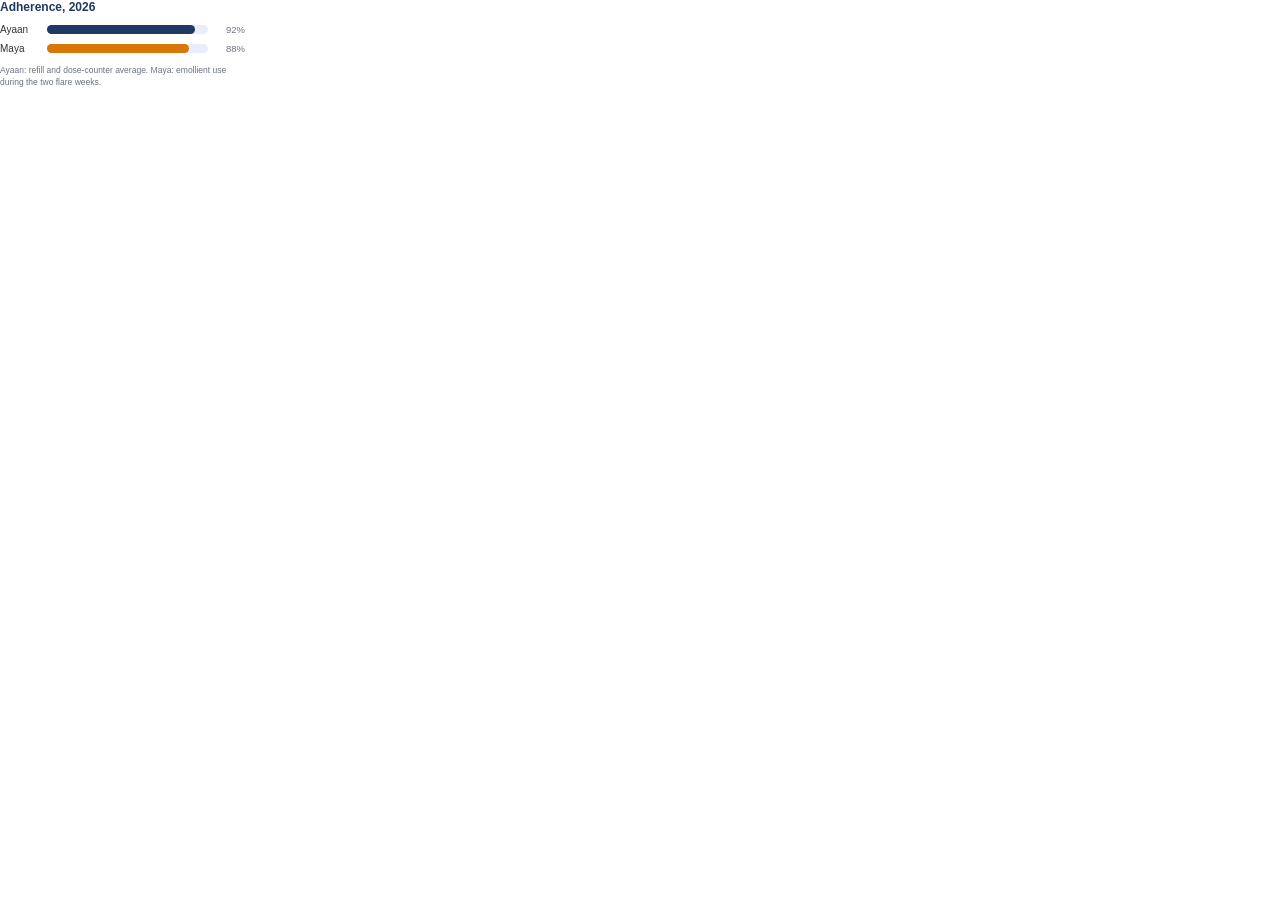
<file: multimodal-RAG/sample-docs/figures/fig10.src.html>
<!DOCTYPE html><html><head><meta charset="utf-8"></head>
<body style="margin:0;padding:0 12px 0 0;box-sizing:border-box;background:#fff;font-family:'Helvetica Neue',Arial,sans-serif;color:#333;width:257px;overflow:hidden">
  <div style="font-size:12px;font-weight:600;color:#1F3864;margin:0 0 10px">Adherence, 2026</div>
  <div style="display:flex;align-items:center;gap:7px;margin-bottom:8px"><div style="width:40px;font-size:10px">Ayaan</div><div style="flex:1;height:9px;background:#E8EEF9;border-radius:5px"><div style="height:9px;width:92%;background:#1F3864;border-radius:5px"></div></div><div style="width:30px;text-align:right;font-size:9.5px;color:#6b7280">92%</div></div>
  <div style="display:flex;align-items:center;gap:7px;margin-bottom:10px"><div style="width:40px;font-size:10px">Maya</div><div style="flex:1;height:9px;background:#E8EEF9;border-radius:5px"><div style="height:9px;width:88%;background:#D97706;border-radius:5px"></div></div><div style="width:30px;text-align:right;font-size:9.5px;color:#6b7280">88%</div></div>
  <div style="font-size:8.5px;color:#6b7280;line-height:1.45;width:232px">Ayaan: refill and dose-counter average. Maya: emollient use during the two flare weeks.</div>
</body></html>
</file>
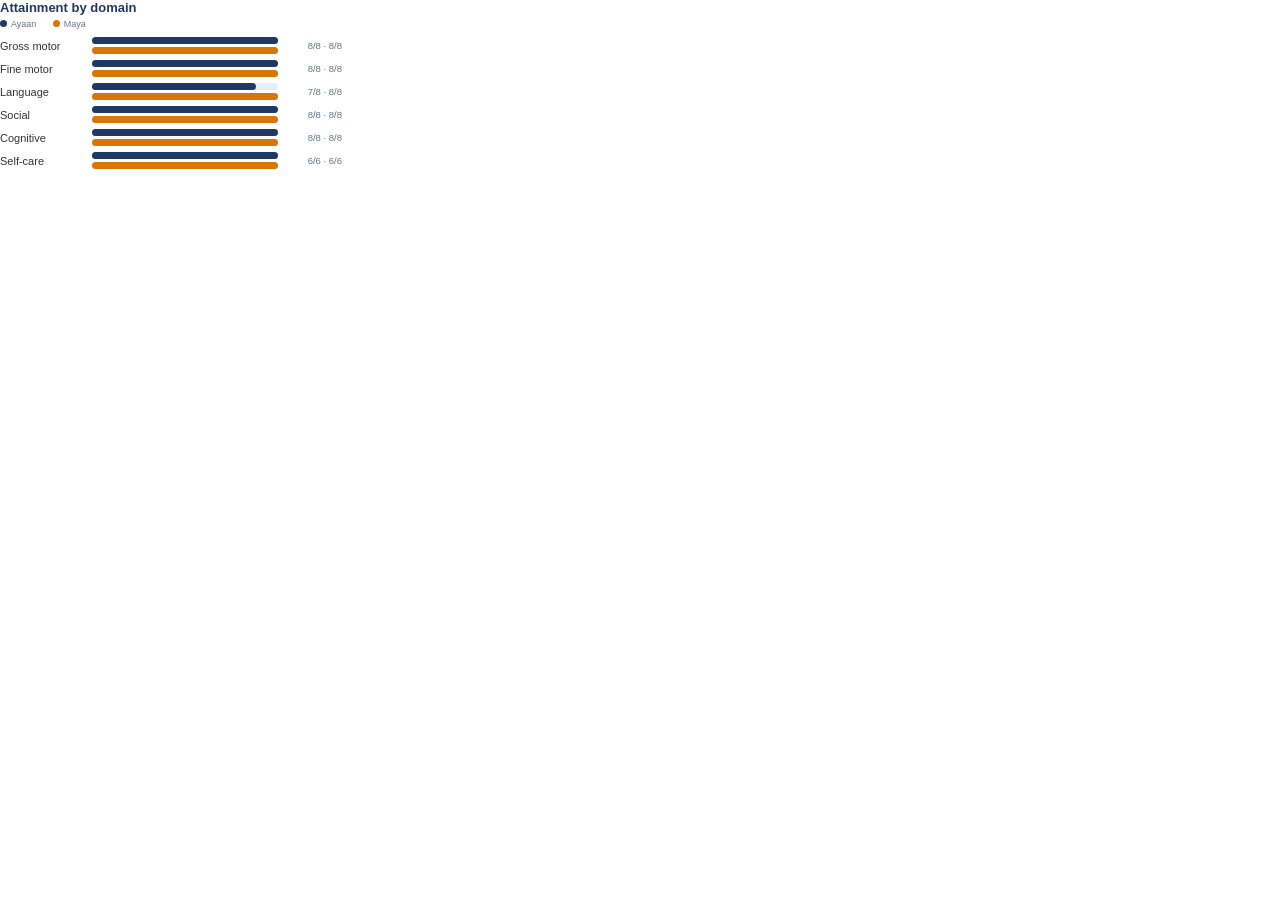
<file: multimodal-RAG/sample-docs/figures/fig9.src.html>
<!DOCTYPE html><html><head><meta charset="utf-8"></head>
<body style="margin:0;padding:0 12px 0 0;box-sizing:border-box;background:#fff;font-family:'Helvetica Neue',Arial,sans-serif;color:#333;width:354px;overflow:hidden">
  <div style="font-size:13px;font-weight:600;color:#1F3864;margin:0 0 4px">Attainment by domain</div>
  <div style="font-size:9px;color:#6b7280;margin:0 0 8px">
    <span style="display:inline-block;width:7px;height:7px;border-radius:50%;background:#1F3864;margin-right:4px"></span>Ayaan
    <span style="display:inline-block;width:7px;height:7px;border-radius:50%;background:#D97706;margin-left:14px;margin-right:4px"></span>Maya
  </div>
  <div style="display:flex;align-items:center;gap:8px;margin-bottom:6px"><div style="width:84px;font-size:11px">Gross motor</div><div style="flex:1"><div style="height:7px;background:#E8EEF9;border-radius:4px;margin-bottom:3px"><div style="height:7px;width:100%;background:#1F3864;border-radius:4px"></div></div><div style="height:7px;background:#E8EEF9;border-radius:4px"><div style="height:7px;width:100%;background:#D97706;border-radius:4px"></div></div></div><div style="width:56px;text-align:right;font-size:9.5px;color:#6b7280">8/8 · 8/8</div></div>
  <div style="display:flex;align-items:center;gap:8px;margin-bottom:6px"><div style="width:84px;font-size:11px">Fine motor</div><div style="flex:1"><div style="height:7px;background:#E8EEF9;border-radius:4px;margin-bottom:3px"><div style="height:7px;width:100%;background:#1F3864;border-radius:4px"></div></div><div style="height:7px;background:#E8EEF9;border-radius:4px"><div style="height:7px;width:100%;background:#D97706;border-radius:4px"></div></div></div><div style="width:56px;text-align:right;font-size:9.5px;color:#6b7280">8/8 · 8/8</div></div>
  <div style="display:flex;align-items:center;gap:8px;margin-bottom:6px"><div style="width:84px;font-size:11px">Language</div><div style="flex:1"><div style="height:7px;background:#E8EEF9;border-radius:4px;margin-bottom:3px"><div style="height:7px;width:88%;background:#1F3864;border-radius:4px"></div></div><div style="height:7px;background:#E8EEF9;border-radius:4px"><div style="height:7px;width:100%;background:#D97706;border-radius:4px"></div></div></div><div style="width:56px;text-align:right;font-size:9.5px;color:#6b7280">7/8 · 8/8</div></div>
  <div style="display:flex;align-items:center;gap:8px;margin-bottom:6px"><div style="width:84px;font-size:11px">Social</div><div style="flex:1"><div style="height:7px;background:#E8EEF9;border-radius:4px;margin-bottom:3px"><div style="height:7px;width:100%;background:#1F3864;border-radius:4px"></div></div><div style="height:7px;background:#E8EEF9;border-radius:4px"><div style="height:7px;width:100%;background:#D97706;border-radius:4px"></div></div></div><div style="width:56px;text-align:right;font-size:9.5px;color:#6b7280">8/8 · 8/8</div></div>
  <div style="display:flex;align-items:center;gap:8px;margin-bottom:6px"><div style="width:84px;font-size:11px">Cognitive</div><div style="flex:1"><div style="height:7px;background:#E8EEF9;border-radius:4px;margin-bottom:3px"><div style="height:7px;width:100%;background:#1F3864;border-radius:4px"></div></div><div style="height:7px;background:#E8EEF9;border-radius:4px"><div style="height:7px;width:100%;background:#D97706;border-radius:4px"></div></div></div><div style="width:56px;text-align:right;font-size:9.5px;color:#6b7280">8/8 · 8/8</div></div>
  <div style="display:flex;align-items:center;gap:8px"><div style="width:84px;font-size:11px">Self-care</div><div style="flex:1"><div style="height:7px;background:#E8EEF9;border-radius:4px;margin-bottom:3px"><div style="height:7px;width:100%;background:#1F3864;border-radius:4px"></div></div><div style="height:7px;background:#E8EEF9;border-radius:4px"><div style="height:7px;width:100%;background:#D97706;border-radius:4px"></div></div></div><div style="width:56px;text-align:right;font-size:9.5px;color:#6b7280">6/6 · 6/6</div></div>
</body></html>
</file>
